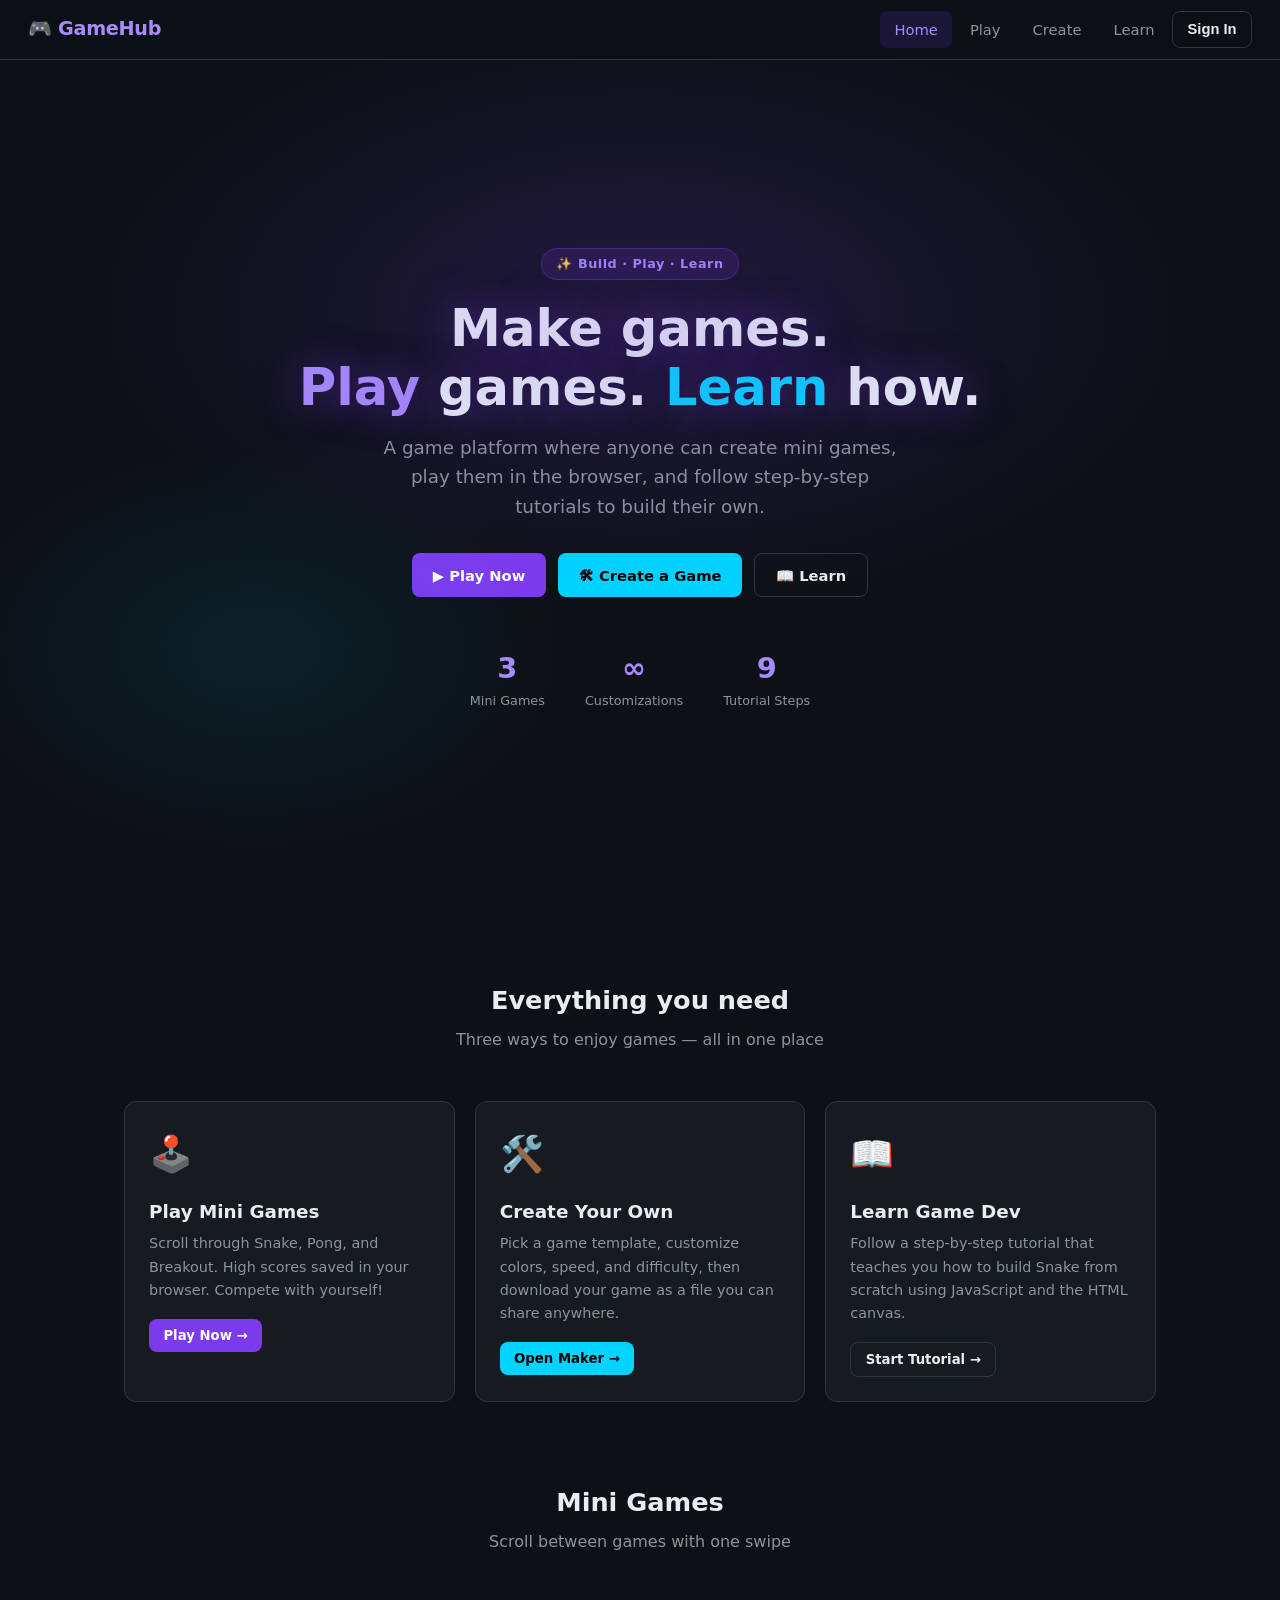
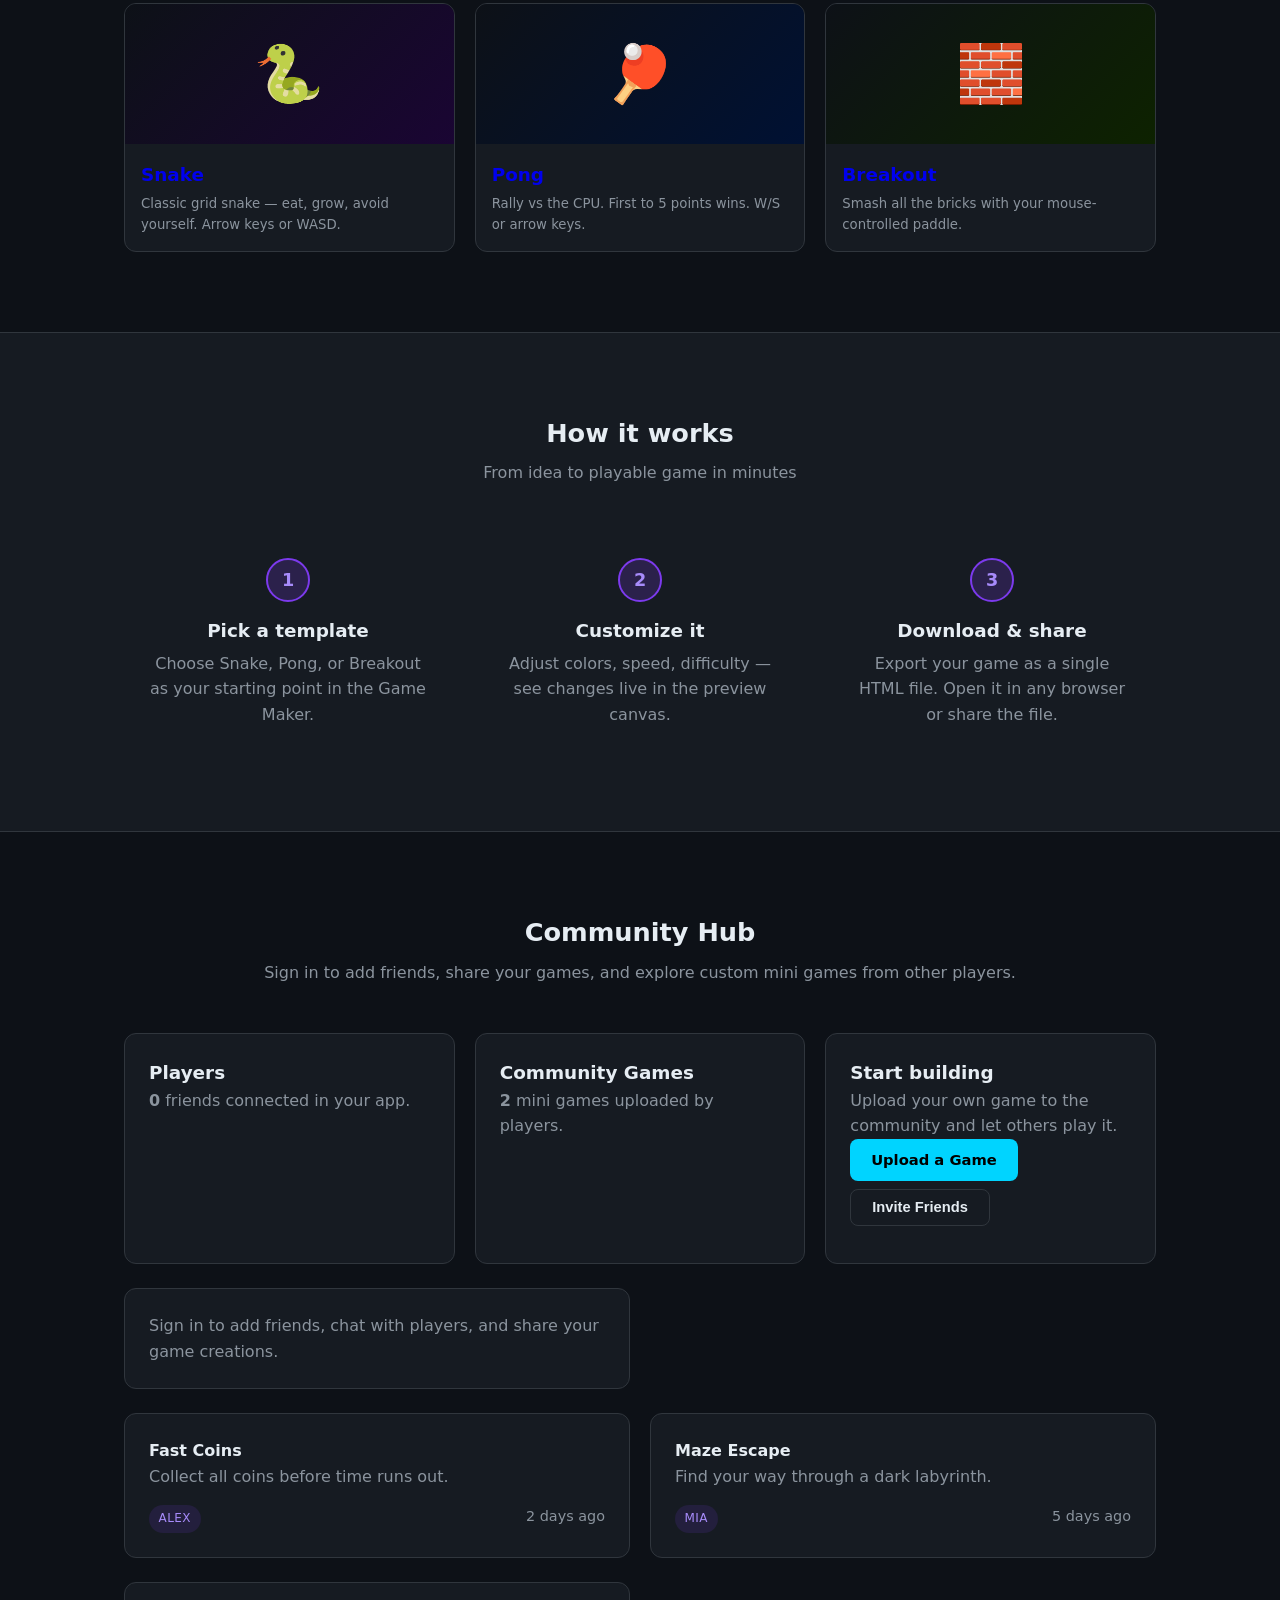
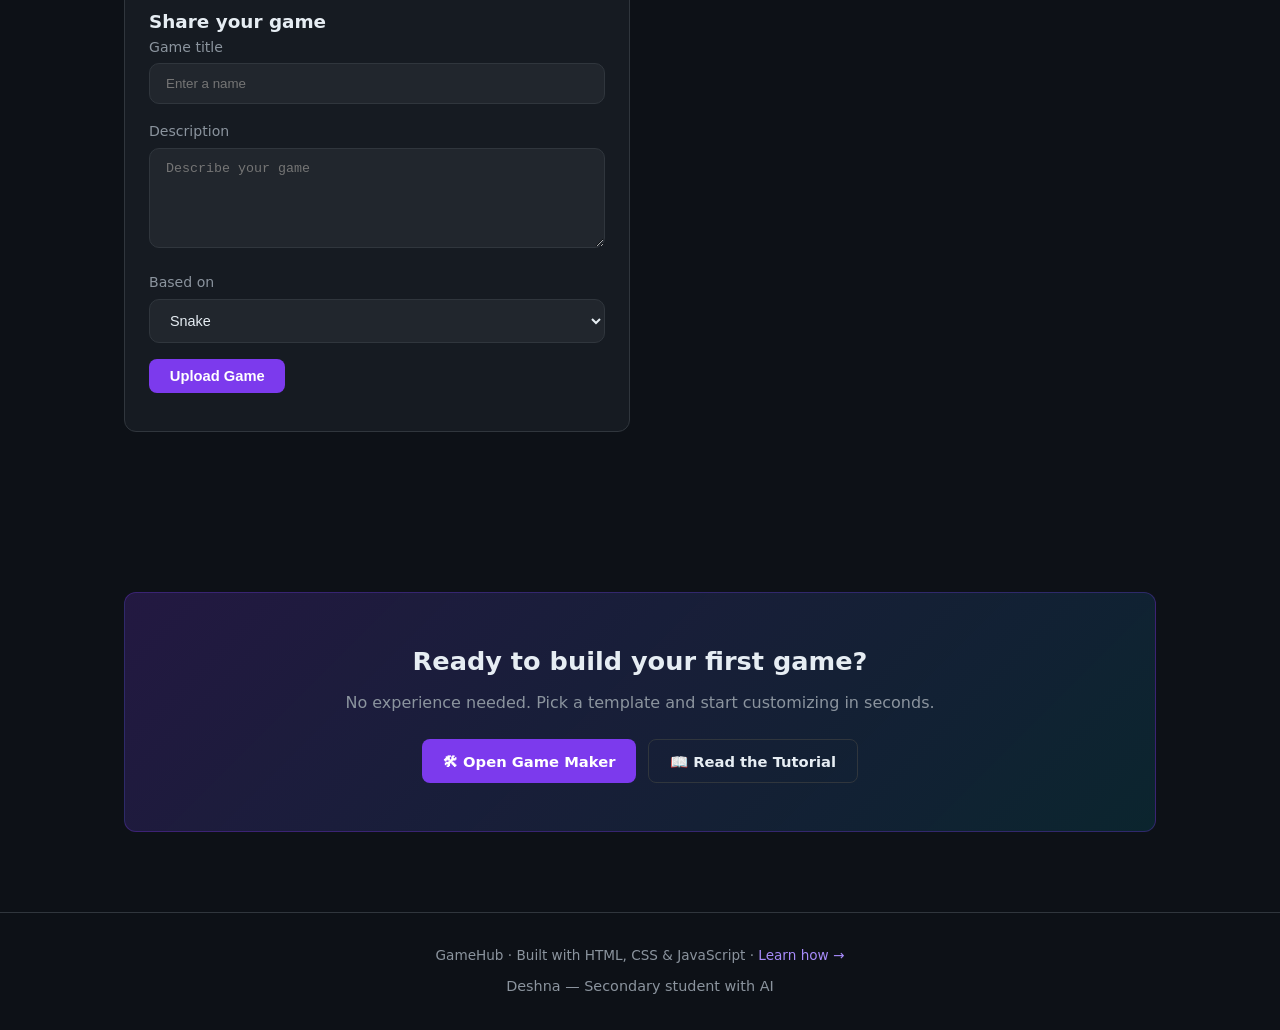
<file: docs/index.html>
<!DOCTYPE html>
<html lang="en">
<head>
<meta charset="UTF-8">
<meta name="viewport" content="width=device-width, initial-scale=1">
<title>Make it · Build. Play. Learn.</title>
<link rel="stylesheet" href="style.css">
<style>
  /* ── Hero ── */
  .hero {
    min-height: calc(100vh - var(--nav-h));
    display: flex;
    flex-direction: column;
    align-items: center;
    justify-content: center;
    text-align: center;
    padding: 2rem 1.5rem;
    position: relative;
    overflow: hidden;
  }

  .hero::before {
    content: '';
    position: absolute;
    inset: 0;
    background:
      radial-gradient(ellipse 60% 50% at 50% 30%, rgba(124,58,237,.18) 0%, transparent 70%),
      radial-gradient(ellipse 40% 40% at 20% 70%, rgba(0,212,255,.08) 0%, transparent 60%);
    pointer-events: none;
  }

  .hero-badge {
    background: rgba(124,58,237,.15);
    border: 1px solid rgba(124,58,237,.35);
    color: var(--purple-lg);
    padding: .3rem .9rem;
    border-radius: 20px;
    font-size: .8rem;
    font-weight: 600;
    letter-spacing: .5px;
    margin-bottom: 1.2rem;
    display: inline-block;
  }

  .hero h1 span { color: var(--purple-lg); }
  .hero h1 .c   { color: var(--cyan); }

  .hero-sub {
    font-size: 1.15rem;
    color: var(--text-dim);
    max-width: 520px;
    margin: 1rem auto 2rem;
  }

  .hero-btns { display: flex; gap: .75rem; flex-wrap: wrap; justify-content: center; }

  .hero-stats {
    display: flex;
    gap: 2.5rem;
    margin-top: 3rem;
    flex-wrap: wrap;
    justify-content: center;
  }
  .stat { text-align: center; }
  .stat-num { font-size: 1.8rem; font-weight: 800; color: var(--purple-lg); }
  .stat-lbl { font-size: .8rem; color: var(--text-dim); }

  /* ── Sections ── */
  .section { padding: 5rem 0; }
  .section-head { text-align: center; margin-bottom: 3rem; }
  .section-head h2 { margin-bottom: .4rem; }

  /* ── Feature cards ── */
  .feat-icon {
    font-size: 2.2rem;
    margin-bottom: .9rem;
    display: block;
  }
  .feat-card h3 { margin-bottom: .4rem; }
  .feat-card p  { font-size: .9rem; margin-bottom: 1.1rem; }

  /* ── Game previews ── */
  .preview-grid {
    display: grid;
    grid-template-columns: repeat(3,1fr);
    gap: 1.25rem;
  }
  @media(max-width:700px) { .preview-grid { grid-template-columns: 1fr; } }

  .preview-card {
    background: var(--surface);
    border: 1px solid var(--border);
    border-radius: var(--radius);
    overflow: hidden;
    transition: border-color .2s, transform .2s;
    cursor: pointer;
    text-decoration: none;
    display: block;
  }
  .preview-card:hover { border-color: var(--purple); transform: translateY(-3px); }

  .preview-thumb {
    height: 140px;
    display: flex;
    align-items: center;
    justify-content: center;
    font-size: 3.5rem;
    position: relative;
    overflow: hidden;
  }
  .preview-thumb::after {
    content: 'PLAY';
    position: absolute;
    inset: 0;
    background: rgba(0,0,0,.65);
    display: flex;
    align-items: center;
    justify-content: center;
    font-size: 1rem;
    font-weight: 700;
    color: #fff;
    letter-spacing: 2px;
    opacity: 0;
    transition: opacity .2s;
  }
  .preview-card:hover .preview-thumb::after { opacity: 1; }

  .preview-info { padding: 1rem; }
  .preview-info h3 { margin-bottom: .2rem; }
  .preview-info p  { font-size: .83rem; }

  .thumb-snake    { background: linear-gradient(135deg, #0d1117 0%, #1a0533 100%); }
  .thumb-pong     { background: linear-gradient(135deg, #0d1117 0%, #001133 100%); }
  .thumb-breakout { background: linear-gradient(135deg, #0d1117 0%, #0d2200 100%); }

  /* ── Steps ── */
  .steps { display: flex; gap: 1.5rem; flex-wrap: wrap; }
  .step {
    flex: 1;
    min-width: 200px;
    text-align: center;
    padding: 1.5rem;
  }
  .step-num {
    width: 44px; height: 44px;
    border-radius: 50%;
    background: rgba(124,58,237,.2);
    border: 2px solid var(--purple);
    color: var(--purple-lg);
    font-size: 1.1rem;
    font-weight: 700;
    display: flex;
    align-items: center;
    justify-content: center;
    margin: 0 auto .9rem;
  }
  .step h3 { margin-bottom: .3rem; }

  /* ── CTA banner ── */
  .cta-banner {
    background: linear-gradient(135deg, rgba(124,58,237,.2) 0%, rgba(0,212,255,.1) 100%);
    border: 1px solid rgba(124,58,237,.3);
    border-radius: var(--radius);
    padding: 3rem 2rem;
    text-align: center;
  }
  .cta-banner h2 { margin-bottom: .5rem; }
  .cta-banner p  { margin-bottom: 1.5rem; }
  .cta-banner .btns { display: flex; gap: .75rem; justify-content: center; flex-wrap: wrap; }

  /* ── Footer ── */
  footer {
    border-top: 1px solid var(--border);
    padding: 2rem 0;
    text-align: center;
    color: var(--text-dim);
    font-size: .85rem;
  }
</style>
</head>
<body>

<nav>
  <a class="nav-logo" href="index.html">🎮 GameHub</a>
  <div class="nav-links">
    <a href="index.html" class="active">Home</a>
    <a href="games.html">Play</a>
    <a href="maker.html">Create</a>
    <a href="learn.html">Learn</a>
    <button id="signInBtn" class="btn btn-ghost nav-btn">Sign In</button>
    <button id="signOutBtn" class="btn btn-ghost nav-btn hidden">Sign Out</button>
  </div>
</nav>

<main style="padding-top: var(--nav-h)">

  <!-- ── Hero ── -->
  <section class="hero">
    <div class="hero-badge">✨ Build · Play · Learn</div>
    <h1 class="glow">Make games.<br><span>Play</span> games. <span class="c">Learn</span> how.</h1>
    <p class="hero-sub">
      A game platform where anyone can create mini games, play them in the browser,
      and follow step-by-step tutorials to build their own.
    </p>
    <div class="hero-btns">
      <a href="games.html"  class="btn btn-primary">▶ Play Now</a>
      <a href="maker.html"  class="btn btn-cyan">🛠 Create a Game</a>
      <a href="learn.html"  class="btn btn-ghost">📖 Learn</a>
    </div>
    <div class="hero-stats">
      <div class="stat"><div class="stat-num">3</div><div class="stat-lbl">Mini Games</div></div>
      <div class="stat"><div class="stat-num">∞</div><div class="stat-lbl">Customizations</div></div>
      <div class="stat"><div class="stat-num">9</div><div class="stat-lbl">Tutorial Steps</div></div>
    </div>
  </section>

  <!-- ── Features ── -->
  <section class="section">
    <div class="container">
      <div class="section-head">
        <h2>Everything you need</h2>
        <p>Three ways to enjoy games — all in one place</p>
      </div>
      <div class="grid-3">
        <div class="card feat-card">
          <span class="feat-icon">🕹️</span>
          <h3>Play Mini Games</h3>
          <p>Scroll through Snake, Pong, and Breakout. High scores saved in your browser. Compete with yourself!</p>
          <a href="games.html" class="btn btn-primary btn-sm">Play Now →</a>
        </div>
        <div class="card feat-card">
          <span class="feat-icon">🛠️</span>
          <h3>Create Your Own</h3>
          <p>Pick a game template, customize colors, speed, and difficulty, then download your game as a file you can share anywhere.</p>
          <a href="maker.html" class="btn btn-cyan btn-sm">Open Maker →</a>
        </div>
        <div class="card feat-card">
          <span class="feat-icon">📖</span>
          <h3>Learn Game Dev</h3>
          <p>Follow a step-by-step tutorial that teaches you how to build Snake from scratch using JavaScript and the HTML canvas.</p>
          <a href="learn.html" class="btn btn-ghost btn-sm">Start Tutorial →</a>
        </div>
      </div>
    </div>
  </section>

  <!-- ── Game previews ── -->
  <section class="section" style="padding-top:0">
    <div class="container">
      <div class="section-head">
        <h2>Mini Games</h2>
        <p>Scroll between games with one swipe</p>
      </div>
      <div class="preview-grid">
        <a href="games.html#slide-0" class="preview-card">
          <div class="preview-thumb thumb-snake">🐍</div>
          <div class="preview-info">
            <h3>Snake</h3>
            <p>Classic grid snake — eat, grow, avoid yourself. Arrow keys or WASD.</p>
          </div>
        </a>
        <a href="games.html#slide-1" class="preview-card">
          <div class="preview-thumb thumb-pong">🏓</div>
          <div class="preview-info">
            <h3>Pong</h3>
            <p>Rally vs the CPU. First to 5 points wins. W/S or arrow keys.</p>
          </div>
        </a>
        <a href="games.html#slide-2" class="preview-card">
          <div class="preview-thumb thumb-breakout">🧱</div>
          <div class="preview-info">
            <h3>Breakout</h3>
            <p>Smash all the bricks with your mouse-controlled paddle.</p>
          </div>
        </a>
      </div>
    </div>
  </section>

  <!-- ── How it works ── -->
  <section class="section" style="background: var(--surface); border-top:1px solid var(--border); border-bottom:1px solid var(--border)">
    <div class="container">
      <div class="section-head">
        <h2>How it works</h2>
        <p>From idea to playable game in minutes</p>
      </div>
      <div class="steps">
        <div class="step">
          <div class="step-num">1</div>
          <h3>Pick a template</h3>
          <p>Choose Snake, Pong, or Breakout as your starting point in the Game Maker.</p>
        </div>
        <div class="step">
          <div class="step-num">2</div>
          <h3>Customize it</h3>
          <p>Adjust colors, speed, difficulty — see changes live in the preview canvas.</p>
        </div>
        <div class="step">
          <div class="step-num">3</div>
          <h3>Download & share</h3>
          <p>Export your game as a single HTML file. Open it in any browser or share the file.</p>
        </div>
      </div>
    </div>
  </section>

  <!-- ── Community ── -->
  <section class="section">
    <div class="container">
      <div class="section-head">
        <h2>Community Hub</h2>
        <p>Sign in to add friends, share your games, and explore custom mini games from other players.</p>
      </div>
      <div class="grid-3">
        <div class="card">
          <h3>Players</h3>
          <p><strong class="friends-count">0</strong> friends connected in your app.</p>
        </div>
        <div class="card">
          <h3>Community Games</h3>
          <p><strong class="community-games-count">0</strong> mini games uploaded by players.</p>
        </div>
        <div class="card">
          <h3>Start building</h3>
          <p>Upload your own game to the community and let others play it.</p>
          <div class="card-actions" style="display:flex;gap:.5rem;flex-wrap:wrap;align-items:center;">
            <a id="openUploadBtn" class="btn btn-cyan requires-auth">Upload a Game</a>
            <button id="inviteFriendsBtn" class="btn btn-ghost">Invite Friends</button>
          </div>
          <div id="inviteStatus" class="upload-status" style="margin-top:.85rem;"></div>
        </div>
      </div>
      <div id="friendList" class="community-grid"></div>
      <div id="communityGameList" class="community-grid"></div>
      <div id="uploadSection" class="community-grid">
        <div class="card">
          <h3>Share your game</h3>
          <form id="uploadForm">
            <div class="form-group">
              <label for="uploadTitle">Game title</label>
              <input id="uploadTitle" class="input" type="text" placeholder="Enter a name" required>
            </div>
            <div class="form-group">
              <label for="uploadDescription">Description</label>
              <textarea id="uploadDescription" class="textarea" placeholder="Describe your game" required></textarea>
            </div>
            <div class="form-group">
              <label for="uploadTemplate">Based on</label>
              <select id="uploadTemplate">
                <option value="Snake">Snake</option>
                <option value="Pong">Pong</option>
                <option value="Breakout">Breakout</option>
                <option value="Builder">Builder</option>
                <option value="Custom">Custom</option>
              </select>
            </div>
            <button type="submit" class="btn btn-primary">Upload Game</button>
            <div id="uploadStatus" class="upload-status"></div>
          </form>
        </div>
      </div>
    </div>
  </section>

  <!-- ── CTA ── -->
  <section class="section">
    <div class="container">
      <div class="cta-banner">
        <h2>Ready to build your first game?</h2>
        <p>No experience needed. Pick a template and start customizing in seconds.</p>
        <div class="btns">
          <a href="maker.html" class="btn btn-primary">🛠 Open Game Maker</a>
          <a href="learn.html" class="btn btn-ghost">📖 Read the Tutorial</a>
        </div>
      </div>
    </div>
  </section>

</main>

<div id="signInModal" class="modal hidden">
  <div class="modal-backdrop"></div>
  <div class="modal-content">
    <div class="modal-header">
      <h3>Sign in to GameHub</h3>
      <button id="closeSignInModal" class="modal-close">×</button>
    </div>
    <form id="signInForm">
      <div class="form-group">
        <label for="signInName">Your name</label>
        <input id="signInName" class="input" type="text" placeholder="Enter your player name" required>
      </div>
      <button type="submit" class="btn btn-primary">Join the app</button>
    </form>
  </div>
</div>

<footer>
  <div class="container">
    GameHub · Built with HTML, CSS &amp; JavaScript · <a href="learn.html" style="color:var(--purple-lg);text-decoration:none">Learn how →</a>
    <div style="margin-top:.5rem; color:var(--text-dim); font-size:.9rem;">Deshna — Secondary student with AI</div>
  </div>
</footer>
<script type="module" src="./js/community.js"></script>
</body>
</html>
</file>
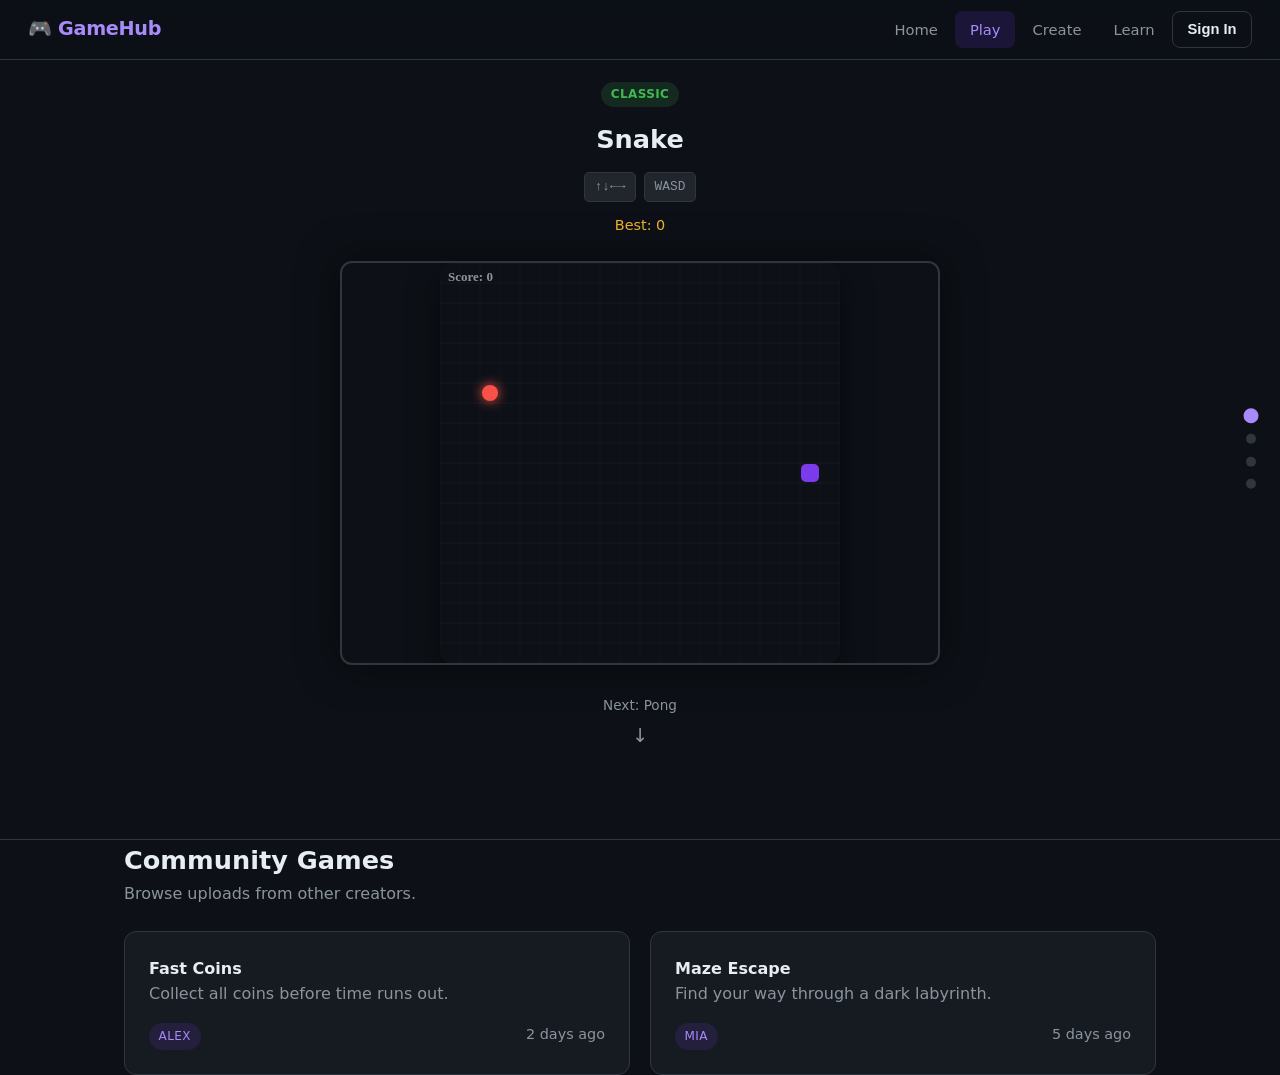
<file: docs/games.html>
<!DOCTYPE html>
<html lang="en">
<head>
<meta charset="UTF-8">
<meta name="viewport" content="width=device-width, initial-scale=1">
<title>Play Games · GameHub</title>
<link rel="stylesheet" href="style.css">
<style>
  .arcade-wrap {
    height: calc(100vh - var(--nav-h));
    overflow-y: auto;
    overflow-x: hidden;
    scroll-snap-type: y mandatory;
    scroll-behavior: smooth;
  }

  .game-slide {
    height: calc(100vh - var(--nav-h));
    min-height: 500px;
    scroll-snap-align: start;
    display: flex;
    flex-direction: column;
    align-items: center;
    justify-content: center;
    gap: 1.5rem;
    padding: 1.5rem;
    position: relative;
  }

  .game-slide:not(:last-child)::after {
    content: '';
    position: absolute;
    bottom: 0; left: 0; right: 0;
    height: 1px;
    background: var(--border);
  }

  .game-meta {
    display: flex;
    flex-direction: column;
    align-items: center;
    gap: 0.75rem;
    width: 100%;
    text-align: center;
  }

  .game-meta h2 { font-size: 1.6rem; margin: 0; }

  .controls-row {
    display: flex;
    gap: 0.5rem;
    flex-wrap: wrap;
    justify-content: center;
  }

  .key {
    background: var(--surface2);
    border: 1px solid var(--border);
    border-radius: 5px;
    padding: 0.25rem 0.6rem;
    font-size: 0.8rem;
    font-family: monospace;
    color: var(--text-dim);
  }

  .high-score { 
    color: var(--yellow); 
    font-size: 0.9rem; 
  }

  .canvas-box { 
    width: 100%;
    max-width: 600px;
    display: flex;
    align-items: center;
    justify-content: center;
  }

  .canvas-box canvas {
    max-width: 100%;
    height: auto;
    display: block;
    border-radius: 12px;
    box-shadow: 0 10px 30px rgba(0,0,0,0.6);
  }

  .scroll-next {
    display: flex;
    flex-direction: column;
    align-items: center;
    gap: 0.25rem;
    color: var(--text-dim);
    font-size: 0.85rem;
    cursor: pointer;
    user-select: none;
    padding: 0.4rem 1rem;
    border-radius: 20px;
    transition: background 0.2s;
  }
  .scroll-next:hover { background: var(--surface2); }
  .scroll-next .arrow { font-size: 1.2rem; }

  .dot-nav {
    position: fixed;
    right: 1.5rem;
    top: 50%;
    transform: translateY(-50%);
    display: flex;
    flex-direction: column;
    gap: 0.8rem;
    z-index: 100;
  }

  .dot {
    width: 10px; 
    height: 10px;
    border-radius: 50%;
    background: var(--border);
    cursor: pointer;
    transition: background 0.2s, transform 0.2s;
  }
  
  .dot:hover { background: var(--purple); }
  .dot.active { background: var(--purple-lg); transform: scale(1.5); }

  /* Touch controls */
  .touch-controls {
    position: fixed;
    bottom: 1.5rem;
    left: 1.5rem;
    display: grid;
    grid-template-columns: 1fr 1fr 1fr;
    gap: 0.5rem;
    z-index: 90;
  }

  .touch-controls.hidden { display: none !important; }

  .tc-btn {
    width: 50px;
    height: 50px;
    border-radius: 8px;
    background: var(--surface);
    border: 1px solid var(--border);
    color: var(--text);
    font-size: 1.2rem;
    cursor: pointer;
    transition: background 0.2s;
  }

  .tc-btn:active { background: var(--purple); }

  #tc-up { grid-column: 2; }
  #tc-action { grid-column: 3; grid-row: 2; }

  /* Joystick */
  .joystick {
    position: fixed;
    bottom: 1.5rem;
    right: 1.5rem;
    z-index: 90;
  }

  .joystick.hidden { display: none !important; }

  .joystick .base {
    width: 100px;
    height: 100px;
    border-radius: 50%;
    background: rgba(124,58,237,0.1);
    border: 1px solid var(--border);
    position: relative;
    display: flex;
    align-items: center;
    justify-content: center;
  }

  .joystick .stick {
    width: 40px;
    height: 40px;
    border-radius: 50%;
    background: var(--purple);
    cursor: grab;
    transition: transform 0.05s;
  }

  .joystick .stick:active { cursor: grabbing; }

  /* Responsive adjustments */
  @media (max-width: 1024px) {
    .dot-nav { right: 1rem; gap: 0.5rem; }
    .dot { width: 8px; height: 8px; }
  }

  @media (max-width: 768px) {
    .dot-nav { display: none; }
    .game-slide { gap: 1rem; padding: 1rem; min-height: 420px; }
    .game-meta h2 { font-size: 1.3rem; }
    .key { font-size: 0.75rem; padding: 0.2rem 0.5rem; }
    .scroll-next { font-size: 0.75rem; padding: 0.3rem 0.8rem; }
    .canvas-box { max-width: 100%; }
    .touch-controls { bottom: 1rem; left: 1rem; }
    .tc-btn { width: 45px; height: 45px; font-size: 1rem; }
    .joystick { bottom: 1rem; right: 1rem; }
    .joystick .base { width: 90px; height: 90px; }
    .joystick .stick { width: 35px; height: 35px; }
  }

  @media (max-width: 480px) {
    .game-slide { gap: 0.75rem; padding: 0.75rem; }
    .game-meta h2 { font-size: 1.1rem; }
    .controls-row { gap: 0.3rem; }
    .key { font-size: 0.65rem; padding: 0.15rem 0.4rem; }
    .high-score { font-size: 0.8rem; }
    .scroll-next { font-size: 0.7rem; padding: 0.2rem 0.6rem; }
    .touch-controls { bottom: 0.8rem; left: 0.8rem; gap: 0.4rem; }
    .tc-btn { width: 40px; height: 40px; font-size: 0.9rem; }
    .joystick { bottom: 0.8rem; right: 0.8rem; }
    .joystick .base { width: 80px; height: 80px; }
    .joystick .stick { width: 32px; height: 32px; }
  }

  /* Community section */
  .community-grid {
    display: grid;
    grid-template-columns: repeat(auto-fit, minmax(250px, 1fr));
    gap: 1.25rem;
    width: 100%;
  }

  @media (max-width: 768px) {
    .community-grid {
      grid-template-columns: repeat(auto-fit, minmax(200px, 1fr));
      gap: 1rem;
    }
  }

  @media (max-width: 480px) {
    .community-grid {
      grid-template-columns: 1fr;
    }
  }
</style>
</head>
<body>

<nav>
  <a class="nav-logo" href="index.html">🎮 GameHub</a>
  <div class="nav-links">
    <a href="index.html">Home</a>
    <a href="games.html" class="active">Play</a>
    <a href="maker.html">Create</a>
    <a href="learn.html">Learn</a>
    <button id="signInBtn" class="btn btn-ghost nav-btn">Sign In</button>
    <button id="signOutBtn" class="btn btn-ghost nav-btn hidden">Sign Out</button>
  </div>
</nav>

<!-- Dot navigation (desktop) -->
<div class="dot-nav">
  <div class="dot active" data-idx="0" title="Snake"></div>
  <div class="dot" data-idx="1" title="Pong"></div>
  <div class="dot" data-idx="2" title="Breakout"></div>
  <div class="dot" data-idx="3" title="Dodge"></div>
</div>

<main class="arcade-wrap" id="arcadeWrap">
  <!-- Snake -->
  <section class="game-slide" id="slide-0">
    <div class="game-meta">
      <span class="tag tag-green">Classic</span>
      <h2>Snake</h2>
      <div class="controls-row">
        <span class="key">↑↓←→</span>
        <span class="key">WASD</span>
      </div>
      <span class="high-score" id="hs-snake">Best: 0</span>
    </div>
    <div class="canvas-box">
      <canvas id="snakeCanvas" width="400" height="400"></canvas>
    </div>
    <div class="scroll-next" id="next0">
      <span>Next: Pong</span>
      <span class="arrow">↓</span>
    </div>
  </section>

  <!-- Pong -->
  <section class="game-slide" id="slide-1">
    <div class="game-meta">
      <span class="tag tag-purple">VS CPU</span>
      <h2>Pong</h2>
      <div class="controls-row">
        <span class="key">W / S</span>
        <span class="key">↑ / ↓</span>
      </div>
      <span class="high-score" id="hs-pong">Best: 0</span>
    </div>
    <div class="canvas-box">
      <canvas id="pongCanvas" width="620" height="380"></canvas>
    </div>
    <div class="scroll-next" id="next1">
      <span>Next: Breakout</span>
      <span class="arrow">↓</span>
    </div>
  </section>

  <!-- Breakout -->
  <section class="game-slide" id="slide-2">
    <div class="game-meta">
      <span class="tag tag-cyan">Mouse</span>
      <h2>Breakout</h2>
      <div class="controls-row">
        <span class="key">Mouse</span>
        <span class="key">Space</span>
      </div>
      <span class="high-score" id="hs-break">Best: 0</span>
    </div>
    <div class="canvas-box">
      <canvas id="breakCanvas" width="560" height="420"></canvas>
    </div>
    <div class="scroll-next" id="next2">
      <span>Next: Dodge</span>
      <span class="arrow">↓</span>
    </div>
  </section>

  <!-- Dodge -->
  <section class="game-slide" id="slide-3">
    <div class="game-meta">
      <span class="tag tag-purple">Avoid</span>
      <h2>Dodge</h2>
      <div class="controls-row">
        <span class="key">← →</span>
        <span class="key">A / D</span>
      </div>
      <span class="high-score" id="hs-dodge">Best: 0</span>
    </div>
    <div class="canvas-box">
      <canvas id="dodgeCanvas" width="560" height="420"></canvas>
    </div>
    <div class="scroll-next" id="next3">
      <span>Back to Snake</span>
      <span class="arrow">↑</span>
    </div>
  </section>
</main>

<!-- Community Games -->
<section class="section">
  <div class="container">
    <div class="section-head">
      <h2>Community Games</h2>
      <p>Browse uploads from other creators.</p>
    </div>
    <div class="community-grid" id="communityGameList"></div>
  </div>
</section>

<!-- Sign In Modal -->
<div id="signInModal" class="modal hidden">
  <div class="modal-backdrop"></div>
  <div class="modal-content">
    <div class="modal-header">
      <h3>Sign in to GameHub</h3>
      <button id="closeSignInModal" class="modal-close">×</button>
    </div>
    <form id="signInForm">
      <div class="form-group">
        <label for="signInName">Your name</label>
        <input id="signInName" class="input" type="text" placeholder="Enter your player name" required>
      </div>
      <button type="submit" class="btn btn-primary">Join</button>
    </form>
  </div>
</div>

<!-- Touch Controls (Mobile) -->
<div class="touch-controls hidden" id="touchControls">
  <button id="tc-left" class="tc-btn">◀</button>
  <button id="tc-up" class="tc-btn">▲</button>
  <button id="tc-right" class="tc-btn">▶</button>
  <button id="tc-down" class="tc-btn">▼</button>
  <button id="tc-action" class="tc-btn">●</button>
</div>

<!-- Joystick (Mobile) -->
<div class="joystick hidden" id="joystick">
  <div class="base">
    <div class="stick" id="joyStick"></div>
  </div>
</div>

<script type="module">
import { SnakeGame } from './js/snake.js';
import { PongGame } from './js/pong.js';
import { BreakoutGame } from './js/breakout.js';
import { DodgeGame } from './js/dodge.js';

// Initialize games
const snake = new SnakeGame(document.getElementById('snakeCanvas'));
const pong = new PongGame(document.getElementById('pongCanvas'));
const breakout = new BreakoutGame(document.getElementById('breakCanvas'));
const dodge = new DodgeGame(document.getElementById('dodgeCanvas'));
const games = [snake, pong, breakout, dodge];

// High scores
const hs = {
  snake: +localStorage.getItem('hs_snake') || 0,
  pong: +localStorage.getItem('hs_pong') || 0,
  break: +localStorage.getItem('hs_break') || 0,
  dodge: +localStorage.getItem('hs_dodge') || 0
};

function updateHS(key, score, el) {
  if (score > hs[key]) {
    hs[key] = score;
    localStorage.setItem(`hs_${key}`, score);
  }
  document.getElementById(el).textContent = `Best: ${hs[key]}`;
}

['snake', 'pong', 'break', 'dodge'].forEach(k => updateHS(k, 0, `hs-${k}`));

snake.onGameOver = s => updateHS('snake', s, 'hs-snake');
pong.onGameOver = s => updateHS('pong', s, 'hs-pong');
breakout.onGameOver = s => updateHS('break', s, 'hs-break');
dodge.onGameOver = s => updateHS('dodge', s, 'hs-dodge');

// Responsive canvas scaling
function makeResponsive(canvas, game) {
  const baseW = +canvas.getAttribute('width');
  const baseH = +canvas.getAttribute('height');
  
  function apply() {
    const container = canvas.parentElement;
    const ratio = window.devicePixelRatio || 1;
    const maxW = Math.min(baseW, container.clientWidth - 20);
    const displayW = Math.max(200, maxW);
    const displayH = Math.round(displayW * (baseH / baseW));
    
    canvas.style.width = displayW + 'px';
    canvas.style.height = displayH + 'px';
    canvas.width = Math.round(displayW * ratio);
    canvas.height = Math.round(displayH * ratio);
    
    if (game && typeof game.resize === 'function') {
      try { game.resize(canvas.width, canvas.height); } catch (e) { }
    }
  }
  
  apply();
  return apply;
}

const canvases = [
  ['snakeCanvas', snake],
  ['pongCanvas', pong],
  ['breakCanvas', breakout],
  ['dodgeCanvas', dodge]
];

const responsiveFns = [];
canvases.forEach(([id, game]) => {
  const canvas = document.getElementById(id);
  if (canvas) {
    responsiveFns.push(makeResponsive(canvas, game));
    canvas.style.touchAction = 'none';
  }
});

let resizeTimeout;
window.addEventListener('resize', () => {
  clearTimeout(resizeTimeout);
  resizeTimeout = setTimeout(() => responsiveFns.forEach(fn => fn()), 100);
});

// Slide navigation
const wrap = document.getElementById('arcadeWrap');
const slides = [...document.querySelectorAll('.game-slide')];
const dots = [...document.querySelectorAll('.dot')];
let current = 0;

function setSlide(idx) {
  current = Math.max(0, Math.min(slides.length - 1, idx));
  dots.forEach((d, i) => d.classList.toggle('active', i === current));
}

const io = new IntersectionObserver(entries => {
  entries.forEach(e => {
    if (e.isIntersecting) {
      const idx = slides.indexOf(e.target);
      if (idx !== -1) setSlide(idx);
    }
  });
}, { root: wrap, threshold: 0.6 });

slides.forEach(s => io.observe(s));

dots.forEach(d => {
  d.addEventListener('click', () => {
    slides[+d.dataset.idx].scrollIntoView({ behavior: 'smooth', block: 'start' });
  });
});

// Scroll buttons
['next0', 'next1', 'next2', 'next3'].forEach((id, i) => {
  const btn = document.getElementById(id);
  if (btn) {
    btn.addEventListener('click', () => {
      const nextIdx = (i + 1) % slides.length;
      slides[nextIdx].scrollIntoView({ behavior: 'smooth', block: 'start' });
    });
  }
});

// Touch support detection
const hasTouch = ('ontouchstart' in window) || (navigator.maxTouchPoints > 0);
const tc = document.getElementById('touchControls');
const jx = document.getElementById('joystick');

if (hasTouch) {
  tc.classList.remove('hidden');
  jx.classList.remove('hidden');
}

// Keyboard input
window.addEventListener('keydown', e => {
  const g = games[current];
  if (!g) return;
  
  if (g === pong) {
    pong.handleKey(e.key, true);
  } else if (typeof g.handleKey === 'function') {
    g.handleKey(e.key, true);
  }
  
  if (['ArrowUp', 'ArrowDown', 'ArrowLeft', 'ArrowRight', ' '].includes(e.key)) {
    e.preventDefault();
  }
});

window.addEventListener('keyup', e => {
  const g = games[current];
  if (!g) return;
  
  if (g === pong && typeof pong.handleKey === 'function') {
    pong.handleKey(e.key, false);
  } else if (typeof g.handleKey === 'function') {
    g.handleKey(e.key, false);
  }
});

// Touch button controls
function sendKeyDown(key) {
  const g = games[current];
  if (!g) return;
  if (typeof g.handleKey === 'function') g.handleKey(key, true);
}

function sendKeyUp(key) {
  const g = games[current];
  if (!g) return;
  if (typeof g.handleKey === 'function') g.handleKey(key, false);
}

const tcMap = {
  'tc-left': 'ArrowLeft',
  'tc-right': 'ArrowRight',
  'tc-up': 'ArrowUp',
  'tc-down': 'ArrowDown',
  'tc-action': ' '
};

Object.entries(tcMap).forEach(([id, key]) => {
  const el = document.getElementById(id);
  if (!el) return;
  
  el.addEventListener('touchstart', e => {
    e.preventDefault();
    sendKeyDown(key);
  });
  el.addEventListener('touchend', e => {
    e.preventDefault();
    sendKeyUp(key);
  });
  el.addEventListener('touchcancel', e => {
    e.preventDefault();
    sendKeyUp(key);
  });
  
  el.addEventListener('mousedown', e => {
    e.preventDefault();
    sendKeyDown(key);
  });
  el.addEventListener('mouseup', e => {
    e.preventDefault();
    sendKeyUp(key);
  });
  el.addEventListener('mouseleave', e => {
    e.preventDefault();
    sendKeyUp(key);
  });
});

// Joystick handling
const joy = document.getElementById('joyStick');
if (joy) {
  const base = joy.parentElement;
  let active = false;
  let lastDir = 0; // -1=left, 0=none, 1=right

  function setPos(x, y) {
    joy.style.transform = `translate(${x}px, ${y}px)`;
  }

  function process(dx, dy, max) {
    const nx = Math.max(-1, Math.min(1, dx / max));
    
    if (nx < -0.35 && lastDir !== -1) {
      if (lastDir === 1) sendKeyUp('ArrowRight');
      sendKeyDown('ArrowLeft');
      lastDir = -1;
    } else if (nx > 0.35 && lastDir !== 1) {
      if (lastDir === -1) sendKeyUp('ArrowLeft');
      sendKeyDown('ArrowRight');
      lastDir = 1;
    } else if (Math.abs(nx) <= 0.35 && lastDir !== 0) {
      if (lastDir === -1) sendKeyUp('ArrowLeft');
      if (lastDir === 1) sendKeyUp('ArrowRight');
      lastDir = 0;
    }
  }

  function reset() {
    setPos(0, 0);
    if (lastDir === -1) sendKeyUp('ArrowLeft');
    if (lastDir === 1) sendKeyUp('ArrowRight');
    lastDir = 0;
  }

  const max = 40;

  function start(e) {
    active = true;
    e.preventDefault();
  }

  function move(e) {
    if (!active) return;
    const touch = e.touches ? e.touches[0] : e;
    const r = base.getBoundingClientRect();
    const cx = r.left + r.width / 2;
    const cy = r.top + r.height / 2;
    const dx = touch.clientX - cx;
    const dy = touch.clientY - cy;
    const clamped = [
      Math.max(-max, Math.min(max, dx)),
      Math.max(-max, Math.min(max, dy))
    ];
    setPos(clamped[0], clamped[1]);
    process(clamped[0], clamped[1], max);
    e.preventDefault();
  }

  function end(e) {
    active = false;
    reset();
    if (e) e.preventDefault();
  }

  joy.addEventListener('touchstart', start);
  joy.addEventListener('touchmove', move);
  joy.addEventListener('touchend', end);
  joy.addEventListener('touchcancel', end);
  
  joy.addEventListener('mousedown', e => {
    start(e);
    window.addEventListener('mousemove', move);
  });
  
  window.addEventListener('mouseup', e => {
    window.removeEventListener('mousemove', move);
    end(e);
  });
}

// Click to play
document.getElementById('snakeCanvas').addEventListener('click', () => snake.clickOrSpace?.());
document.getElementById('pongCanvas').addEventListener('click', () => pong.clickOrSpace?.());
document.getElementById('breakCanvas').addEventListener('click', () => breakout.clickOrSpace?.());
document.getElementById('dodgeCanvas').addEventListener('click', () => dodge.clickOrSpace?.());

// Breakout mouse tracking
document.getElementById('breakCanvas').addEventListener('mousemove', e => {
  if (typeof breakout.handleMouse === 'function') {
    breakout.handleMouse(e.clientX);
  }
});
</script>
<script src="./js/community.js"></script>
</body>
</html>
</file>
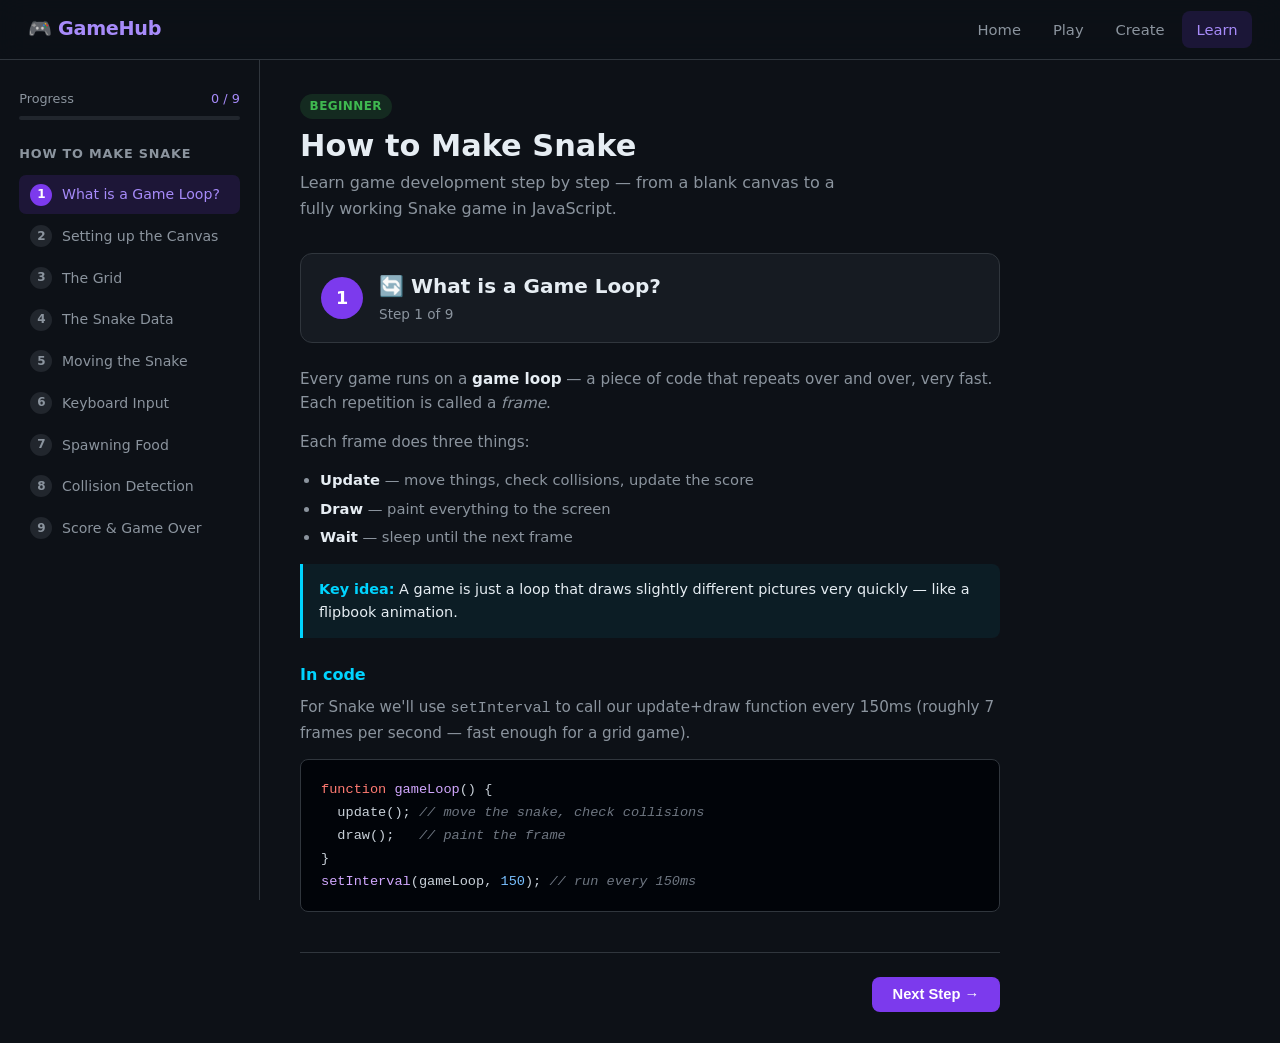
<file: docs/learn.html>
<!DOCTYPE html>
<html lang="en">
<head>
<meta charset="UTF-8">
<meta name="viewport" content="width=device-width, initial-scale=1">
<title>Learn · GameHub</title>
<link rel="stylesheet" href="style.css">
<style>
  .learn-wrap {
    display: grid;
    grid-template-columns: 260px 1fr;
    min-height: calc(100vh - var(--nav-h));
    padding-top: var(--nav-h);
  }
  @media(max-width:760px) {
    .learn-wrap { grid-template-columns: 1fr; }
    .sidebar { display: none; }
  }

  /* ── Sidebar ── */
  .sidebar {
    border-right: 1px solid var(--border);
    padding: 1.8rem 1.2rem;
    position: sticky;
    top: var(--nav-h);
    height: calc(100vh - var(--nav-h));
    overflow-y: auto;
  }
  .sidebar h3 { font-size: .8rem; color: var(--text-dim); text-transform: uppercase; letter-spacing: .8px; margin-bottom: .7rem; }
  .step-link {
    display: flex;
    align-items: center;
    gap: .6rem;
    padding: .5rem .7rem;
    border-radius: 7px;
    cursor: pointer;
    font-size: .88rem;
    color: var(--text-dim);
    transition: background .15s, color .15s;
    margin-bottom: .2rem;
  }
  .step-link:hover { background: var(--surface2); color: var(--text); }
  .step-link.active { background: rgba(124,58,237,.15); color: var(--purple-lg); }
  .step-num-sm {
    width: 22px; height: 22px;
    border-radius: 50%;
    background: var(--surface2);
    display: flex; align-items: center; justify-content: center;
    font-size: .75rem;
    font-weight: 700;
    flex-shrink: 0;
  }
  .step-link.active .step-num-sm { background: var(--purple); color: #fff; }
  .step-link.done .step-num-sm   { background: var(--green);  color: #fff; }

  .prog-section { margin-bottom: 1.5rem; }
  .prog-label { font-size: .8rem; color: var(--text-dim); margin-bottom: .4rem; }
  .prog-frac  { font-size: .8rem; color: var(--purple-lg); float: right; }

  /* ── Main content ── */
  .tutorial-main {
    padding: 2rem 2.5rem;
    max-width: 780px;
  }

  .tut-header { margin-bottom: 2rem; }
  .tut-header .tag { margin-bottom: .6rem; }
  .tut-header h1 { font-size: 1.9rem; margin-bottom: .4rem; }
  .tut-header p   { max-width: 560px; }

  /* Step display */
  .step-panel { display: none; }
  .step-panel.active { display: block; }

  .step-banner {
    display: flex;
    align-items: center;
    gap: 1rem;
    background: var(--surface);
    border: 1px solid var(--border);
    border-radius: var(--radius);
    padding: 1rem 1.25rem;
    margin-bottom: 1.5rem;
  }
  .step-badge {
    width: 42px; height: 42px; flex-shrink: 0;
    border-radius: 50%;
    background: var(--purple);
    color: #fff;
    font-weight: 800;
    font-size: 1.1rem;
    display: flex; align-items: center; justify-content: center;
  }
  .step-banner h2 { font-size: 1.25rem; margin-bottom: .1rem; }
  .step-banner p  { font-size: .85rem; }

  .lesson-body h3 { margin: 1.5rem 0 .5rem; color: var(--cyan); font-size: 1rem; }
  .lesson-body p  { margin-bottom: .9rem; font-size: .95rem; }
  .lesson-body ul { margin: .5rem 0 1rem 1.25rem; color: var(--text-dim); font-size: .92rem; }
  .lesson-body ul li { margin-bottom: .3rem; }
  .lesson-body strong { color: var(--text); }

  .concept-box {
    background: rgba(0,212,255,.06);
    border-left: 3px solid var(--cyan);
    border-radius: 0 8px 8px 0;
    padding: .85rem 1rem;
    margin: 1rem 0;
    font-size: .9rem;
  }
  .concept-box strong { color: var(--cyan); }

  /* Navigation buttons */
  .step-nav {
    display: flex;
    gap: .75rem;
    margin-top: 2.5rem;
    padding-top: 1.5rem;
    border-top: 1px solid var(--border);
  }
  .step-nav .spacer { flex: 1; }

  /* Try it canvas */
  .tryit {
    background: var(--surface);
    border: 1px solid var(--border);
    border-radius: var(--radius);
    padding: 1rem;
    margin: 1.25rem 0;
  }
  .tryit-header {
    display: flex;
    align-items: center;
    gap: .5rem;
    margin-bottom: .75rem;
    font-size: .85rem;
    color: var(--cyan);
    font-weight: 600;
  }
  .tryit canvas { border-radius: 6px; display: block; }
</style>
</head>
<body>

<nav>
  <a class="nav-logo" href="index.html">🎮 GameHub</a>
  <div class="nav-links">
    <a href="index.html">Home</a>
    <a href="games.html">Play</a>
    <a href="maker.html">Create</a>
    <a href="learn.html" class="active">Learn</a>
  </div>
</nav>

<div class="learn-wrap">

  <!-- ── Sidebar ── -->
  <aside class="sidebar">
    <div class="prog-section">
      <div class="prog-label">Progress <span class="prog-frac" id="progFrac">0 / 9</span></div>
      <div class="progress-bar"><div class="progress-fill" id="progFill" style="width:0%"></div></div>
    </div>
    <h3>How to Make Snake</h3>
    <div id="stepLinks"></div>
  </aside>

  <!-- ── Tutorial content ── -->
  <div class="tutorial-main">
    <div class="tut-header">
      <span class="tag tag-green">Beginner</span>
      <h1>How to Make Snake</h1>
      <p>Learn game development step by step — from a blank canvas to a fully working Snake game in JavaScript.</p>
    </div>

    <div id="stepPanels"></div>
  </div>
</div>

<script>
const STEPS = [
  {
    title: 'What is a Game Loop?',
    emoji: '🔄',
    body: `
      <p>Every game runs on a <strong>game loop</strong> — a piece of code that repeats over and over, very fast. Each repetition is called a <em>frame</em>.</p>
      <p>Each frame does three things:</p>
      <ul>
        <li><strong>Update</strong> — move things, check collisions, update the score</li>
        <li><strong>Draw</strong> — paint everything to the screen</li>
        <li><strong>Wait</strong> — sleep until the next frame</li>
      </ul>
      <div class="concept-box"><strong>Key idea:</strong> A game is just a loop that draws slightly different pictures very quickly — like a flipbook animation.</div>
      <h3>In code</h3>
      <p>For Snake we'll use <code>setInterval</code> to call our update+draw function every 150ms (roughly 7 frames per second — fast enough for a grid game).</p>
<pre><code><span class="kw">function</span> <span class="fn">gameLoop</span>() {
  update(); <span class="cm">// move the snake, check collisions</span>
  draw();   <span class="cm">// paint the frame</span>
}
<span class="fn">setInterval</span>(gameLoop, <span class="num">150</span>); <span class="cm">// run every 150ms</span>
</code></pre>
    `
  },
  {
    title: 'Setting up the Canvas',
    emoji: '🖼️',
    body: `
      <p>HTML has a <strong>&lt;canvas&gt;</strong> element — a blank drawing surface we control entirely from JavaScript. Think of it as a whiteboard.</p>
<pre><code><span class="cm">&lt;!-- HTML --&gt;</span>
&lt;<span class="kw">canvas</span> <span class="fn">id</span>=<span class="str">"game"</span> <span class="fn">width</span>=<span class="str">"400"</span> <span class="fn">height</span>=<span class="str">"400"</span>&gt;&lt;/<span class="kw">canvas</span>&gt;
</code></pre>
<pre><code><span class="cm">// JavaScript</span>
<span class="kw">const</span> canvas = document.<span class="fn">getElementById</span>(<span class="str">'game'</span>);
<span class="kw">const</span> ctx    = canvas.<span class="fn">getContext</span>(<span class="str">'2d'</span>); <span class="cm">// 2D drawing API</span>

<span class="cm">// Fill the canvas black</span>
ctx.fillStyle = <span class="str">'black'</span>;
ctx.<span class="fn">fillRect</span>(<span class="num">0</span>, <span class="num">0</span>, canvas.width, canvas.height);
</code></pre>
      <div class="concept-box"><strong>ctx.fillRect(x, y, width, height)</strong> draws a solid rectangle. Almost everything in Snake is just rectangles!</div>
      <div class="tryit">
        <div class="tryit-header">▶ Live preview — canvas with a black background</div>
        <canvas id="cv2" width="200" height="80" style="background:#000;border-radius:6px"></canvas>
      </div>
    `,
    tryit: (canvas) => {
      const ctx = canvas.getContext('2d');
      ctx.fillStyle = '#0d1117'; ctx.fillRect(0,0,200,80);
      ctx.fillStyle = '#7c3aed'; ctx.fillRect(10,10,40,20);
      ctx.fillStyle = '#00d4ff'; ctx.beginPath(); ctx.arc(150,40,18,0,Math.PI*2); ctx.fill();
      ctx.fillStyle = 'rgba(255,255,255,.4)'; ctx.font='11px monospace';
      ctx.fillText('← rect', 55,23); ctx.fillText('← arc',170,38);
    }
  },
  {
    title: 'The Grid',
    emoji: '⊞',
    body: `
      <p>Snake lives on a <strong>grid</strong>. Instead of exact pixel positions, we track every piece in grid cells (like a chessboard).</p>
      <p>A 400×400 canvas with a cell size of 20 gives us a <strong>20×20 grid</strong>.</p>
<pre><code><span class="kw">const</span> CELL = <span class="num">20</span>;            <span class="cm">// pixels per cell</span>
<span class="kw">const</span> COLS = <span class="num">400</span> / CELL;    <span class="cm">// 20 columns</span>
<span class="kw">const</span> ROWS = <span class="num">400</span> / CELL;    <span class="cm">// 20 rows</span>

<span class="cm">// Draw one cell at grid position (col, row)</span>
<span class="kw">function</span> <span class="fn">drawCell</span>(col, row, color) {
  ctx.fillStyle = color;
  ctx.<span class="fn">fillRect</span>(col * CELL, row * CELL, CELL - <span class="num">1</span>, CELL - <span class="num">1</span>);
}
</code></pre>
      <div class="concept-box"><strong>Grid coordinate → pixel:</strong> multiply by CELL size. Cell (3,2) starts at pixel (60, 40).</div>
      <div class="tryit">
        <div class="tryit-header">▶ Live preview — a 10×5 grid</div>
        <canvas id="cv3" width="200" height="100"></canvas>
      </div>
    `,
    tryit: (canvas) => {
      const ctx = canvas.getContext('2d'), C=20;
      ctx.fillStyle='#0d1117'; ctx.fillRect(0,0,200,100);
      for(let c=0;c<10;c++) for(let r=0;r<5;r++){
        ctx.fillStyle=`hsl(${c*36},30%,18%)`; ctx.fillRect(c*C+1,r*C+1,C-2,C-2);
      }
      ctx.fillStyle='#7c3aed'; ctx.fillRect(3*C+1,2*C+1,C-2,C-2);
    }
  },
  {
    title: 'The Snake Data',
    emoji: '🐍',
    body: `
      <p>The snake is stored as an <strong>array of grid coordinates</strong>. The first item <code>[0]</code> is the <em>head</em>; the last is the <em>tail</em>.</p>
<pre><code><span class="kw">let</span> snake = [
  { x: <span class="num">10</span>, y: <span class="num">10</span> },  <span class="cm">// head</span>
  { x: <span class="num">9</span>,  y: <span class="num">10</span> },  <span class="cm">// body</span>
  { x: <span class="num">8</span>,  y: <span class="num">10</span> },  <span class="cm">// tail</span>
];

<span class="kw">let</span> dir = { x: <span class="num">1</span>, y: <span class="num">0</span> }; <span class="cm">// moving right</span>
</code></pre>
      <p>To draw the snake, loop through the array and draw each cell:</p>
<pre><code>snake.<span class="fn">forEach</span>(seg => {
  ctx.fillStyle = <span class="str">'#7c3aed'</span>;
  <span class="fn">drawCell</span>(seg.x, seg.y);
});
</code></pre>
    `
  },
  {
    title: 'Moving the Snake',
    emoji: '➡️',
    body: `
      <p>Every tick of the game loop, the snake moves by:</p>
      <ul>
        <li><strong>Adding</strong> a new head segment in the direction of travel</li>
        <li><strong>Removing</strong> the tail segment (so the length stays the same)</li>
      </ul>
<pre><code><span class="kw">function</span> <span class="fn">move</span>() {
  <span class="cm">// New head position</span>
  <span class="kw">const</span> head = {
    x: snake[<span class="num">0</span>].x + dir.x,
    y: snake[<span class="num">0</span>].y + dir.y,
  };
  snake.<span class="fn">unshift</span>(head); <span class="cm">// add to front</span>
  snake.<span class="fn">pop</span>();        <span class="cm">// remove from back</span>
}
</code></pre>
      <div class="concept-box"><strong>unshift</strong> adds to the front of an array. <strong>pop</strong> removes from the back. Together they slide the whole snake forward.</div>
    `
  },
  {
    title: 'Keyboard Input',
    emoji: '⌨️',
    body: `
      <p>We listen for <code>keydown</code> events on <code>window</code> and update the direction — but we never let the snake reverse into itself.</p>
<pre><code>window.<span class="fn">addEventListener</span>(<span class="str">'keydown'</span>, e => {
  <span class="kw">const</span> map = {
    ArrowUp:    { x: <span class="num">0</span>, y: -<span class="num">1</span> },
    ArrowDown:  { x: <span class="num">0</span>, y:  <span class="num">1</span> },
    ArrowLeft:  { x: -<span class="num">1</span>, y: <span class="num">0</span> },
    ArrowRight: { x:  <span class="num">1</span>, y: <span class="num">0</span> },
  };
  <span class="kw">const</span> newDir = map[e.key];
  <span class="kw">if</span> (!newDir) <span class="kw">return</span>;

  <span class="cm">// Block reversing (don't go left if moving right)</span>
  <span class="kw">if</span> (newDir.x === -dir.x &amp;&amp; newDir.y === -dir.y) <span class="kw">return</span>;

  dir = newDir;
});
</code></pre>
      <div class="concept-box"><strong>Why block reversing?</strong> If you go right and instantly press left, the new head lands on the second body segment — instant death. Block it to feel fair.</div>
    `
  },
  {
    title: 'Spawning Food',
    emoji: '🍎',
    body: `
      <p>Food is a single grid coordinate. When the snake eats it, we <em>don't remove the tail</em> that tick — this makes the snake grow by 1.</p>
<pre><code><span class="kw">let</span> food = <span class="fn">spawnFood</span>();

<span class="kw">function</span> <span class="fn">spawnFood</span>() {
  <span class="kw">let</span> pos;
  <span class="kw">do</span> {
    pos = {
      x: Math.<span class="fn">floor</span>(Math.<span class="fn">random</span>() * COLS),
      y: Math.<span class="fn">floor</span>(Math.<span class="fn">random</span>() * ROWS),
    };
  } <span class="kw">while</span> (snake.<span class="fn">some</span>(s => s.x === pos.x &amp;&amp; s.y === pos.y));
  <span class="kw">return</span> pos;
}

<span class="cm">// In the move function, check if head hits food:</span>
<span class="kw">if</span> (head.x === food.x &amp;&amp; head.y === food.y) {
  score += <span class="num">10</span>;
  food = <span class="fn">spawnFood</span>();
  <span class="cm">// DON'T pop the tail → snake grows</span>
} <span class="kw">else</span> {
  snake.<span class="fn">pop</span>(); <span class="cm">// normal move</span>
}
</code></pre>
    `
  },
  {
    title: 'Collision Detection',
    emoji: '💥',
    body: `
      <p>The game ends when the snake hits a <strong>wall</strong> or <strong>itself</strong>. Both checks happen right after computing the new head position.</p>
<pre><code><span class="cm">// Wall collision</span>
<span class="kw">if</span> (head.x &lt; <span class="num">0</span> || head.x >= COLS ||
    head.y &lt; <span class="num">0</span> || head.y >= ROWS) {
  <span class="fn">gameOver</span>();
  <span class="kw">return</span>;
}

<span class="cm">// Self collision — does any segment match the head?</span>
<span class="kw">if</span> (snake.<span class="fn">some</span>(s => s.x === head.x &amp;&amp; s.y === head.y)) {
  <span class="fn">gameOver</span>();
  <span class="kw">return</span>;
}
</code></pre>
      <div class="concept-box"><strong>Array.some()</strong> returns true if <em>any</em> element matches the condition — perfect for checking if the head overlaps any body segment.</div>
    `
  },
  {
    title: 'Score & Game Over',
    emoji: '🏆',
    body: `
      <p>You now have all the pieces! The final touches: display the score on the canvas, show a Game Over screen, and let the player restart.</p>
<pre><code><span class="kw">function</span> <span class="fn">draw</span>() {
  <span class="cm">// ... draw grid, snake, food ...</span>

  <span class="cm">// Score overlay</span>
  ctx.fillStyle = <span class="str">'white'</span>;
  ctx.font      = <span class="str">'14px sans-serif'</span>;
  ctx.textAlign = <span class="str">'left'</span>;
  ctx.<span class="fn">fillText</span>(<span class="str">\`Score: \${score}\`</span>, <span class="num">8</span>, <span class="num">20</span>);
}

<span class="kw">function</span> <span class="fn">gameOver</span>() {
  alive = <span class="kw">false</span>;
  <span class="fn">clearInterval</span>(loop);

  ctx.fillStyle = <span class="str">'rgba(0,0,0,0.7)'</span>;
  ctx.<span class="fn">fillRect</span>(<span class="num">0</span>, <span class="num">0</span>, canvas.width, canvas.height);
  ctx.fillStyle = <span class="str">'white'</span>;
  ctx.font = <span class="str">'bold 28px sans-serif'</span>;
  ctx.textAlign = <span class="str">'center'</span>;
  ctx.<span class="fn">fillText</span>(<span class="str">'Game Over'</span>, canvas.width/<span class="num">2</span>, canvas.height/<span class="num">2</span>);
}

<span class="cm">// Restart on space bar</span>
window.<span class="fn">addEventListener</span>(<span class="str">'keydown'</span>, e => {
  <span class="kw">if</span> (e.key === <span class="str">' '</span> &amp;&amp; !alive) <span class="fn">startGame</span>();
});
</code></pre>
      <div class="concept-box" style="border-color:var(--green);background:rgba(63,185,80,.07)">
        <strong style="color:var(--green)">🎉 You did it!</strong> You now know how to build Snake — game loop, canvas drawing, keyboard input, collision detection, and scoring. The game on the <a href="games.html" style="color:var(--cyan)">Play page</a> is built exactly this way.
      </div>
      <div style="margin-top:1.25rem;display:flex;gap:.75rem;flex-wrap:wrap">
        <a href="games.html" class="btn btn-primary">▶ Play Snake Now</a>
        <a href="maker.html" class="btn btn-cyan">🛠 Customize Your Version</a>
      </div>
    `
  }
];

// ── Render ───────────────────────────────────────────────────────────────────
let current = 0;
const done  = new Set();

const linksEl  = document.getElementById('stepLinks');
const panelsEl = document.getElementById('stepPanels');

STEPS.forEach((step, i) => {
  // Sidebar link
  const link = document.createElement('div');
  link.className   = 'step-link' + (i === 0 ? ' active' : '');
  link.dataset.idx = i;
  link.innerHTML   = `<div class="step-num-sm">${i+1}</div>${step.title}`;
  link.addEventListener('click', () => goTo(i));
  linksEl.appendChild(link);

  // Panel
  const panel = document.createElement('div');
  panel.className   = 'step-panel' + (i === 0 ? ' active' : '');
  panel.dataset.idx = i;
  panel.innerHTML   = `
    <div class="step-banner">
      <div class="step-badge">${i+1}</div>
      <div>
        <h2>${step.emoji} ${step.title}</h2>
        <p>Step ${i+1} of ${STEPS.length}</p>
      </div>
    </div>
    <div class="lesson-body">${step.body}</div>
    <div class="step-nav">
      ${i > 0 ? `<button class="btn btn-ghost" onclick="goTo(${i-1})">← Previous</button>` : '<span></span>'}
      <div class="spacer"></div>
      ${i < STEPS.length-1
        ? `<button class="btn btn-primary" onclick="goTo(${i+1})">Next Step →</button>`
        : ''}
    </div>`;
  panelsEl.appendChild(panel);
});

function goTo(idx) {
  done.add(current);
  current = idx;

  document.querySelectorAll('.step-link').forEach((l, i) => {
    l.classList.toggle('active', i === idx);
    if (done.has(i) && i !== idx) l.classList.add('done');
  });
  document.querySelectorAll('.step-panel').forEach((p, i) => {
    p.classList.toggle('active', i === idx);
  });

  // Run tryit canvas if present
  const step = STEPS[idx];
  if (step.tryit) {
    const cvId  = `cv${idx+1}`;
    const cv    = document.getElementById(cvId);
    if (cv) step.tryit(cv);
  }

  updateProgress();
  window.scrollTo({ top: 0, behavior: 'smooth' });
}

function updateProgress() {
  const pct = Math.round((done.size / STEPS.length) * 100);
  document.getElementById('progFill').style.width = pct + '%';
  document.getElementById('progFrac').textContent = `${done.size} / ${STEPS.length}`;
}

// Run tryit for step 0
if (STEPS[0].tryit) {
  const cv = document.getElementById('cv1');
  if (cv) STEPS[0].tryit(cv);
}
// Run step 2 tryit immediately (it's in the initial body)
setTimeout(() => {
  if (STEPS[1].tryit) { const c=document.getElementById('cv2'); if(c) STEPS[1].tryit(c); }
  if (STEPS[2].tryit) { const c=document.getElementById('cv3'); if(c) STEPS[2].tryit(c); }
}, 50);
</script>
</body>
</html>
</file>
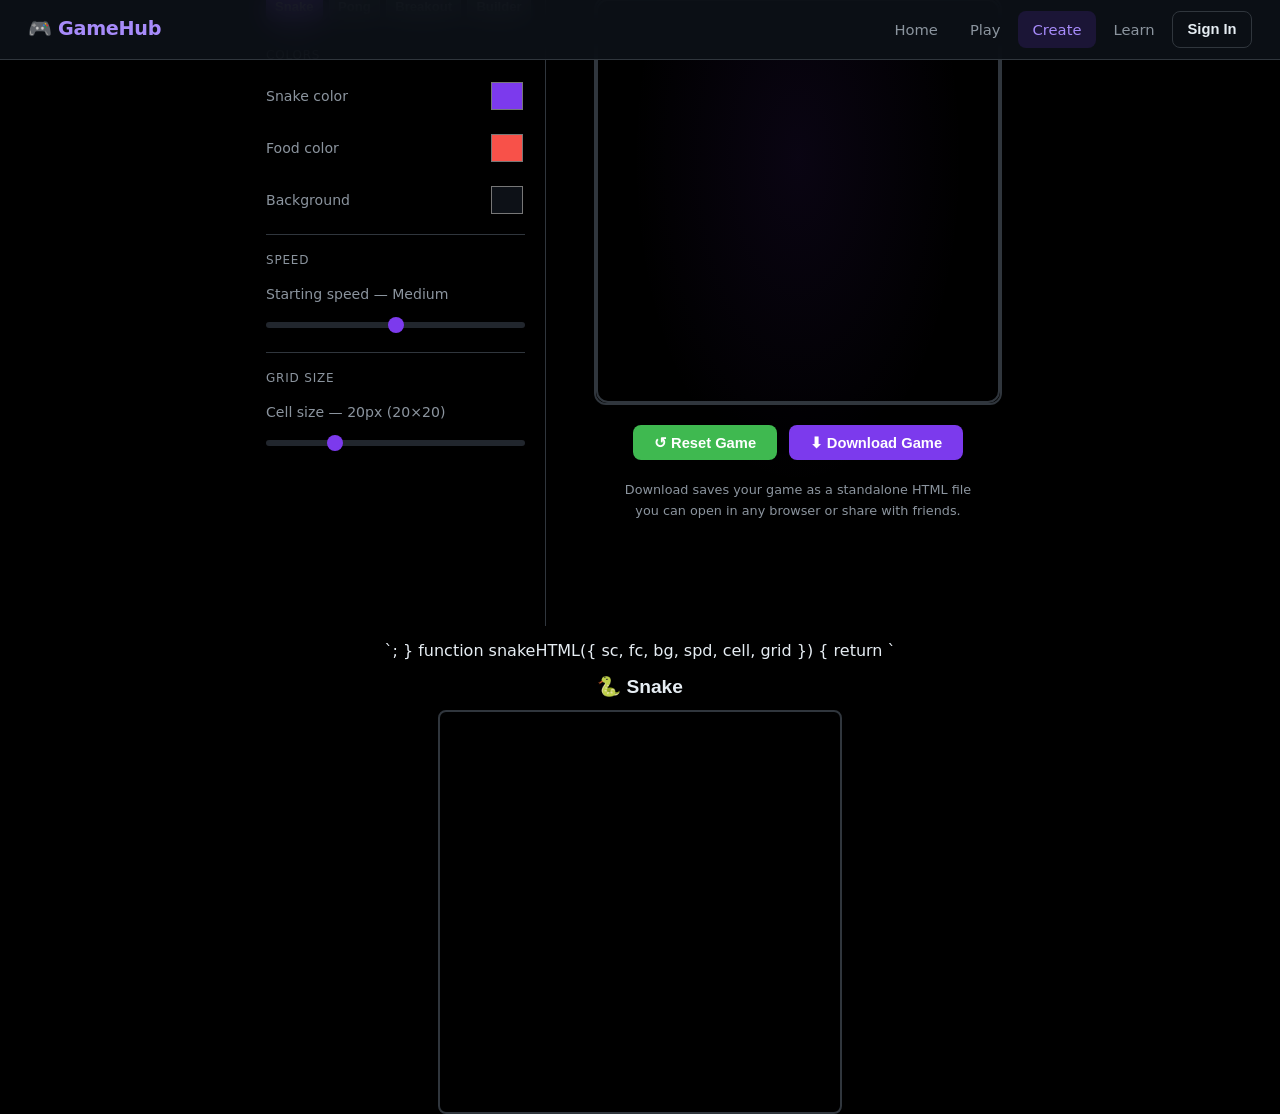
<file: docs/maker.html>
<!DOCTYPE html>
<html lang="en">
<head>
<meta charset="UTF-8">
<meta name="viewport" content="width=device-width, initial-scale=1">
<title>Game Maker · GameHub</title>
<link rel="stylesheet" href="style.css">
<style>
  .maker-wrap {
    display: grid;
    grid-template-columns: 300px 1fr;
    min-height: calc(100vh - var(--nav-h));
    padding-top: var(--nav-h);
    gap: 1rem;
  }
  @media(max-width:800px) {
    .maker-wrap { grid-template-columns: 1fr; }
    .panel-right { border-top: 1px solid var(--border); }
  }

  /* ── Left panel ── */
  .panel-left {
    border-right: 1px solid var(--border);
    padding: 1.5rem 1.25rem;
    overflow-y: auto;
    position: relative;
    z-index: 5;
    background: transparent;
  }

  .template-tabs {
    display: flex;
    gap: .4rem;
    margin-bottom: 1.5rem;
  }
  .tab-btn {
    flex: 1;
    padding: .45rem .5rem;
    border-radius: 7px;
    border: 1px solid var(--border);
    background: var(--surface2);
    color: var(--text-dim);
    font-size: .82rem;
    font-weight: 600;
    cursor: pointer;
    transition: background .15s, color .15s, border-color .15s;
  }
  .tab-btn:hover  { background: var(--surface); color: var(--text); }
  .tab-btn.active { background: var(--purple); color: #fff; border-color: var(--purple); }

  .settings-section { display: none; }
  .settings-section.active { display: block; }

  .settings-title {
    font-size: .75rem;
    text-transform: uppercase;
    letter-spacing: .8px;
    color: var(--text-dim);
    margin-bottom: .8rem;
    margin-top: 1rem;
  }

  .color-row {
    display: flex;
    align-items: center;
    gap: .75rem;
  }
  .color-label { flex: 1; font-size: .88rem; color: var(--text-dim); }

  .divider { height:1px; background: var(--border); margin: 1rem 0; }

  /* ── Right panel ── */
  .panel-right {
    display: flex;
    flex-direction: column;
    align-items: center;
    justify-content: center;
    gap: 1.25rem;
    padding: 2rem;
    background: radial-gradient(ellipse 50% 60% at 50% 40%, rgba(124,58,237,.08) 0%, transparent 70%);
    position: relative;
    overflow: hidden;
  }

  .preview-title {
    font-size: 1rem;
    font-weight: 600;
    color: var(--text-dim);
    letter-spacing: .4px;
  }

  .action-row {
    display: flex;
    gap: .75rem;
    flex-wrap: wrap;
    justify-content: center;
    z-index: 3;
  }

  .download-hint {
    font-size: .8rem;
    color: var(--text-dim);
    text-align: center;
    max-width: 360px;
  }

  .builder-panel { margin-top: 1rem; }
  .palette {
    display: grid;
    grid-template-columns: repeat(3, minmax(0, 1fr));
    gap: .65rem;
  }
  .tile-btn {
    display: inline-flex;
    flex-direction: column;
    align-items: center;
    justify-content: center;
    gap: .35rem;
    padding: .85rem .75rem;
    border: 1px solid var(--border);
    border-radius: 12px;
    background: var(--surface2);
    color: var(--text);
    cursor: pointer;
    font-size: .88rem;
    transition: background .15s, border-color .15s, transform .15s;
  }
  .tile-btn:hover { border-color: var(--purple-lg); transform: translateY(-1px); }
  .tile-btn.active { border-color: var(--purple); background: rgba(124,58,237,.12); }
  .tile-btn span { display: block; font-size: .85rem; }
  .builder-instructions { color: var(--text-dim); margin-top: .85rem; line-height: 1.5; }
  .builder-status { color: var(--text-dim); margin-top: 1rem; text-align: center; }

  /* Canvas constraints to avoid overlap */
  .canvas-box { width: 100%; display:flex; align-items:center; justify-content:center; }
  .canvas-box canvas { max-width: 520px; width: 100%; height: auto; display: block; border-radius: 12px; box-shadow: 0 10px 30px rgba(0,0,0,0.6); }

  @media (max-width: 1024px) {
    .maker-wrap { grid-template-columns: 250px 1fr; }
  }

  @media (max-width: 900px) {
    .maker-wrap { grid-template-columns: 1fr; }     .panel-left { border-right: none; border-bottom: 1px solid var(--border); max-height: 50vh; overflow-y: auto; padding: 1rem; }     .panel-right { border-top: 1px solid var(--border); padding: 1rem; }     .canvas-box canvas { max-width: 95vw; }   }    @media (max-width: 600px) {     .panel-left { padding: 0.75rem; max-height: 45vh; }     .template-tabs { gap: 0.3rem; margin-bottom: 1rem; }     .tab-btn { padding: 0.35rem 0.4rem; font-size: 0.75rem; }     .settings-title { font-size: 0.7rem; }     .color-row { gap: 0.5rem; }     .color-label { font-size: 0.8rem; }     .palette { grid-template-columns: repeat(2, minmax(0, 1fr)); gap: 0.5rem; }     .tile-btn { padding: 0.6rem 0.5rem; font-size: 0.75rem; }     .download-hint { font-size: 0.7rem; }     .preview-title { font-size: 0.9rem; }   }
  }
</style>
</head>
<body>

<nav>
  <a class="nav-logo" href="index.html">🎮 GameHub</a>
  <div class="nav-links">
    <a href="index.html">Home</a>
    <a href="games.html">Play</a>
    <a href="maker.html" class="active">Create</a>
    <a href="learn.html">Learn</a>
    <button id="signInBtn" class="btn btn-ghost nav-btn">Sign In</button>
    <button id="signOutBtn" class="btn btn-ghost nav-btn hidden">Sign Out</button>
  </div>
</nav>

<div class="maker-wrap">

  <!-- ── Settings Panel ── -->
  <aside class="panel-left">
    <h2 style="margin-bottom:.3rem">Game Maker</h2>
    <p style="font-size:.85rem;margin-bottom:1rem">Customize your game, then download it.</p>

    <div class="template-tabs">
      <button class="tab-btn active" data-tpl="snake">🐍 Snake</button>
      <button class="tab-btn"        data-tpl="pong">🏓 Pong</button>
      <button class="tab-btn"        data-tpl="break">🧱 Breakout</button>
      <button class="tab-btn"        data-tpl="builder">🧩 Builder</button>
    </div>

    <!-- Snake Settings -->
    <div class="settings-section active" id="s-snake">
      <div class="settings-title">Colors</div>
      <div class="field">
        <div class="color-row">
          <span class="color-label">Snake color</span>
          <input type="color" id="snakeSnakeColor" value="#7c3aed">
        </div>
      </div>
      <div class="field">
        <div class="color-row">
          <span class="color-label">Food color</span>
          <input type="color" id="snakeFoodColor" value="#f85149">
        </div>
      </div>
      <div class="field">
        <div class="color-row">
          <span class="color-label">Background</span>
          <input type="color" id="snakeBgColor" value="#0d1117">
        </div>
      </div>

      <div class="divider"></div>
      <div class="settings-title">Speed</div>
      <div class="field">
        <label>Starting speed — <span id="snakeSpeedLbl">Medium</span></label>
        <input type="range" id="snakeSpeed" min="1" max="3" step="1" value="2">
      </div>

      <div class="divider"></div>
      <div class="settings-title">Grid size</div>
      <div class="field">
        <label>Cell size — <span id="snakeCellLbl">20px (20×20)</span></label>
        <input type="range" id="snakeCell" min="16" max="32" step="4" value="20">
      </div>
    </div>

    <!-- Pong Settings -->
    <div class="settings-section" id="s-pong">
      <div class="settings-title">Colors</div>
      <div class="field">
        <div class="color-row">
          <span class="color-label">Your paddle</span>
          <input type="color" id="pongP1Color" value="#7c3aed">
        </div>
      </div>
      <div class="field">
        <div class="color-row">
          <span class="color-label">CPU paddle</span>
          <input type="color" id="pongP2Color" value="#f85149">
        </div>
      </div>
      <div class="field">
        <div class="color-row">
          <span class="color-label">Ball color</span>
          <input type="color" id="pongBallColor" value="#00d4ff">
        </div>
      </div>

      <div class="divider"></div>
      <div class="settings-title">Gameplay</div>
      <div class="field">
        <label>Ball speed — <span id="pongSpeedLbl">Normal</span></label>
        <input type="range" id="pongSpeed" min="1" max="3" step="1" value="2">
      </div>
      <div class="field">
        <label>AI difficulty — <span id="pongAiLbl">Medium</span></label>
        <input type="range" id="pongAi" min="1" max="3" step="1" value="2">
      </div>
    </div>

    <!-- Breakout Settings -->
    <div class="settings-section" id="s-break">
      <div class="settings-title">Colors</div>
      <div class="field">
        <div class="color-row">
          <span class="color-label">Paddle color</span>
          <input type="color" id="breakPaddleColor" value="#7c3aed">
        </div>
      </div>
      <div class="field">
        <div class="color-row">
          <span class="color-label">Ball color</span>
          <input type="color" id="breakBallColor" value="#00d4ff">
        </div>
      </div>

      <div class="divider"></div>
      <div class="settings-title">Brick color scheme</div>
      <div class="field">
        <label>Theme</label>
        <select id="breakScheme">
          <option value="neon">Neon</option>
          <option value="fire">Fire</option>
          <option value="ocean">Ocean</option>
          <option value="candy">Candy</option>
          <option value="mono">Mono</option>
        </select>
      </div>

      <div class="divider"></div>
      <div class="settings-title">Gameplay</div>
      <div class="field">
        <label>Brick rows — <span id="breakRowsLbl">5</span></label>
        <input type="range" id="breakRows" min="3" max="7" step="1" value="5">
      </div>
      <div class="field">
        <label>Ball speed — <span id="breakSpeedLbl">Normal</span></label>
        <input type="range" id="breakSpeed" min="1" max="3" step="1" value="2">
      </div>
      <div class="field">
        <label>Paddle size — <span id="breakPaddleLbl">Normal</span></label>
        <input type="range" id="breakPaddle" min="1" max="3" step="1" value="2">
      </div>
    </div>

    <!-- Builder Settings -->
    <div class="settings-section" id="s-builder">
      <div class="settings-title">Build Your Level</div>
      <p class="builder-instructions">Drag tiles onto the preview grid to design a custom stage. Place one player and one goal, then press Play.</p>
      <div class="builder-panel">
        <div class="palette">
          <button type="button" class="tile-btn active" data-tile="player">🧑<span>Player</span></button>
          <button type="button" class="tile-btn" data-tile="goal">🏁<span>Goal</span></button>
          <button type="button" class="tile-btn" data-tile="coin">🪙<span>Coin</span></button>
          <button type="button" class="tile-btn" data-tile="wall">⬛<span>Wall</span></button>
          <button type="button" class="tile-btn" data-tile="empty">✖️<span>Erase</span></button>
        </div>
      </div>
    </div>
  </aside>

  <!-- ── Preview Panel ── -->
  <div class="panel-right">
    <div class="preview-title">🎮 Live Preview</div>
    <div class="canvas-box">
      <canvas id="makerCanvas" width="400" height="400"></canvas>
    </div>
    <div class="action-row">
      <button class="btn btn-cyan" id="playBtn" style="display:none">▶ Play Stage</button>
      <button class="btn btn-green" id="resetBtn">↺ Reset Game</button>
      <button class="btn btn-primary" id="downloadBtn">⬇ Download Game</button>
    </div>
    <p id="builderStatus" class="builder-status" style="display:none">Drag blocks onto the grid to design a stage, then press Play.</p>
    <p class="download-hint">Download saves your game as a standalone HTML file you can open in any browser or share with friends.</p>
  </div>

</div>

<script type="module">
import { SnakeGame    } from './js/snake.js';
import { PongGame     } from './js/pong.js';
import { BreakoutGame } from './js/breakout.js';
import { BuilderGame  } from './js/builder.js';

// ── State ────────────────────────────────────────────────────────────────────
let currentTpl = 'snake';
let game       = null;
let builderTool = 'player';
const canvas   = document.getElementById('makerCanvas');
const playBtn  = document.getElementById('playBtn');
const builderStatus = document.getElementById('builderStatus');
const paletteButtons = document.querySelectorAll('.tile-btn');
const builderGrid = Array.from({ length: 10 }, () => Array(12).fill('empty'));

const SCHEMES = {
  neon:  ['#f85149','#f0a83b','#f0e68c','#3fb950','#00d4ff','#a78bfa'],
  fire:  ['#ff2d00','#ff6a00','#ff9f00','#ffd000','#fff200'],
  ocean: ['#005f73','#0a9396','#94d2bd','#e9d8a6','#ee9b00'],
  candy: ['#ff6b9d','#ff8fab','#ffc8dd','#cdb4db','#a2d2ff'],
  mono:  ['#888','#aaa','#ccc','#ddd','#eee'],
};

const speedMap    = { 1: ['Slow',200], 2: ['Normal',130], 3: ['Fast',70] };
const aiMap       = { 1: ['Easy',.45], 2: ['Medium',.70], 3: ['Hard',.95] };
const paddleMap   = { 1: ['Small',.65], 2: ['Normal',1], 3: ['Wide',1.5] };
const ballSpdMap  = { 1: ['Slow',.65], 2: ['Normal',1], 3: ['Fast',1.5] };

// ── Build game from current settings ─────────────────────────────────────────
function buildGame() {
  if (game) game.destroy();
  playBtn.style.display = currentTpl === 'builder' ? 'inline-flex' : 'none';
  builderStatus.style.display = currentTpl === 'builder' ? 'block' : 'none';

  if (currentTpl === 'snake') {
    canvas.width = 400; canvas.height = 400;
    const cell = +document.getElementById('snakeCell').value;
    game = new SnakeGame(canvas, {
      cellSize:   cell,
      snakeColor: document.getElementById('snakeSnakeColor').value,
      foodColor:  document.getElementById('snakeFoodColor').value,
      bgColor:    document.getElementById('snakeBgColor').value,
      speed:      speedMap[document.getElementById('snakeSpeed').value][1],
    });
  } else if (currentTpl === 'pong') {
    canvas.width = 560; canvas.height = 360;
    game = new PongGame(canvas, {
      p1Color:       document.getElementById('pongP1Color').value,
      p2Color:       document.getElementById('pongP2Color').value,
      ballColor:     document.getElementById('pongBallColor').value,
      ballSpeed:     ballSpdMap[document.getElementById('pongSpeed').value][1],
      aiDifficulty:  aiMap[document.getElementById('pongAi').value][1],
    });
  } else if (currentTpl === 'break') {
    canvas.width = 480; canvas.height = 400;
    const scheme = SCHEMES[document.getElementById('breakScheme').value];
    game = new BreakoutGame(canvas, {
      paddleColor:  document.getElementById('breakPaddleColor').value,
      ballColor:    document.getElementById('breakBallColor').value,
      ballSpeed:    ballSpdMap[document.getElementById('breakSpeed').value][1],
      brickRows:    +document.getElementById('breakRows').value,
      paddleScale:  paddleMap[document.getElementById('breakPaddle').value][1],
      scheme,
    });
  } else {
    canvas.width = 400; canvas.height = 400;
    game = new BuilderGame(canvas, {
      cols: 12,
      rows: 10,
      cell: 32,
      grid: builderGrid,
    });
    updateBuilderStatus();
  }
}

function updateBuilderStatus() {
  if (currentTpl !== 'builder' || !game) return;
  if (game.running) {
    builderStatus.textContent = 'Use arrows or WASD to move. Reach the goal to win.';
  } else if (game.canPlay()) {
    builderStatus.textContent = 'Ready! Press Play to test your stage.';
  } else {
    builderStatus.textContent = 'Place a player and a goal to play.';
  }
}

function paintBuilderCell(col, row) {
  if (currentTpl !== 'builder') return;
  if (col < 0 || row < 0 || col >= 12 || row >= 10) return;
  if (builderTool === 'player' || builderTool === 'goal') {
    for (let y = 0; y < 10; y += 1) {
      for (let x = 0; x < 12; x += 1) {
        if (builderGrid[y][x] === builderTool) builderGrid[y][x] = 'empty';
      }
    }
  }
  builderGrid[row][col] = builderTool;
  if (game && currentTpl === 'builder') game.updateStage(builderGrid);
  updateBuilderStatus();
}

function builderCellFromPointer(event) {
  const rect = canvas.getBoundingClientRect();
  const x = event.clientX - rect.left;
  const y = event.clientY - rect.top;
  const cols = 12;
  const rows = 10;
  const cell = 32;
  const startX = Math.floor((rect.width - cols * cell) / 2);
  const startY = Math.floor((rect.height - rows * cell) / 2);
  return {
    col: Math.floor((x - startX) / cell),
    row: Math.floor((y - startY) / cell),
  };
}

let isPainting = false;
canvas.addEventListener('pointerdown', event => {
  if (currentTpl !== 'builder') return;
  isPainting = true;
  const { col, row } = builderCellFromPointer(event);
  paintBuilderCell(col, row);
});
canvas.addEventListener('pointermove', event => {
  if (currentTpl !== 'builder' || !isPainting) return;
  const { col, row } = builderCellFromPointer(event);
  paintBuilderCell(col, row);
});
window.addEventListener('pointerup', () => { isPainting = false; });
window.addEventListener('pointercancel', () => { isPainting = false; });

paletteButtons.forEach(button => {
  button.addEventListener('click', () => {
    paletteButtons.forEach(b => b.classList.remove('active'));
    button.classList.add('active');
    builderTool = button.dataset.tile;
  });
});

document.getElementById('playBtn').addEventListener('click', () => {
  if (currentTpl !== 'builder' || !game) return;
  game.start();
  updateBuilderStatus();
});

// ── Template tabs ─────────────────────────────────────────────────────────────
document.querySelectorAll('.tab-btn').forEach(btn => {
  btn.addEventListener('click', () => {
    document.querySelectorAll('.tab-btn').forEach(b => b.classList.remove('active'));
    document.querySelectorAll('.settings-section').forEach(s => s.classList.remove('active'));
    btn.classList.add('active');
    currentTpl = btn.dataset.tpl;
    document.getElementById(`s-${currentTpl}`).classList.add('active');
    buildGame();
  });
});

// ── Live setting updates ──────────────────────────────────────────────────────
function watchAll() {
  document.querySelectorAll('input[type=color], input[type=range], select').forEach(el => {
    el.addEventListener('input', () => {
      updateLabels();
      buildGame();
    });
  });
}

function updateLabels() {
  document.getElementById('snakeSpeedLbl').textContent = speedMap[document.getElementById('snakeSpeed').value][0];
  const cell = +document.getElementById('snakeCell').value;
  const grid = Math.floor(400/cell);
  document.getElementById('snakeCellLbl').textContent = `${cell}px (${grid}×${grid})`;
  document.getElementById('pongSpeedLbl').textContent  = ballSpdMap[document.getElementById('pongSpeed').value][0];
  document.getElementById('pongAiLbl').textContent     = aiMap[document.getElementById('pongAi').value][0];
  document.getElementById('breakRowsLbl').textContent  = document.getElementById('breakRows').value;
  document.getElementById('breakSpeedLbl').textContent = ballSpdMap[document.getElementById('breakSpeed').value][0];
  document.getElementById('breakPaddleLbl').textContent= paddleMap[document.getElementById('breakPaddle').value][0];
}

watchAll();
updateLabels();

// ── Keyboard routing ──────────────────────────────────────────────────────────
window.addEventListener('keydown', e => {
  if (!game) return;
  if (currentTpl === 'pong') game.handleKey(e.key, true);
  else game.handleKey(e.key);
  if ([' ','ArrowUp','ArrowDown','ArrowLeft','ArrowRight'].includes(e.key)) e.preventDefault();
});
window.addEventListener('keyup', e => {
  if (currentTpl === 'pong' && game) game.handleKey(e.key, false);
});
canvas.addEventListener('click',     () => game && typeof game.clickOrSpace === 'function' && game.clickOrSpace());
canvas.addEventListener('mousemove', e  => currentTpl === 'break' && game && typeof game.handleMouse === 'function' && game.handleMouse(e.clientX));

document.getElementById('resetBtn').addEventListener('click', () => buildGame());

// ── Download ──────────────────────────────────────────────────────────────────
document.getElementById('downloadBtn').addEventListener('click', () => {
  const html = generateHTML();
  const blob = new Blob([html], { type: 'text/html' });
  const url  = URL.createObjectURL(blob);
  const a    = document.createElement('a');
  a.href     = url;
  a.download = `my-${currentTpl}-game.html`;
  a.click();
  URL.revokeObjectURL(url);
});

function generateHTML() {
  if (currentTpl === 'snake') {
    const sc    = document.getElementById('snakeSnakeColor').value;
    const fc    = document.getElementById('snakeFoodColor').value;
    const bg    = document.getElementById('snakeBgColor').value;
    const spd   = speedMap[document.getElementById('snakeSpeed').value][1];
    const cell  = +document.getElementById('snakeCell').value;
    const grid  = Math.floor(400/cell);
    return snakeHTML({ sc, fc, bg, spd, cell, grid });
  }
  if (currentTpl === 'pong') {
    const p1    = document.getElementById('pongP1Color').value;
    const p2    = document.getElementById('pongP2Color').value;
    const ball  = document.getElementById('pongBallColor').value;
    const bspd  = ballSpdMap[document.getElementById('pongSpeed').value][1];
    const aiSpd = aiMap[document.getElementById('pongAi').value][1];
    return pongHTML({ p1, p2, ball, bspd, aiSpd });
  }
  if (currentTpl === 'builder') {
    return builderHTML({ grid: builderGrid, cell: 32 });
  }
  // Breakout
  const pc     = document.getElementById('breakPaddleColor').value;
  const bc     = document.getElementById('breakBallColor').value;
  const bspd   = ballSpdMap[document.getElementById('breakSpeed').value][1];
  const rows   = +document.getElementById('breakRows').value;
  const pscale = paddleMap[document.getElementById('breakPaddle').value][1];
  const scheme = JSON.stringify(SCHEMES[document.getElementById('breakScheme').value]);
  return breakoutHTML({ pc, bc, bspd, rows, pscale, scheme });
}

// ── HTML templates for download ───────────────────────────────────────────────
function builderHTML({ grid, cell }) {
  const stage = JSON.stringify(grid);
  return `<!DOCTYPE html><html><head><meta charset="UTF-8"><title>My Builder Game</title>
<style>*{margin:0;padding:0;box-sizing:border-box}body{background:#000;color:#e6edf3;font-family:sans-serif;display:flex;align-items:center;justify-content:center;height:100vh;flex-direction:column;gap:12px}h1{font-size:1.2rem}canvas{border-radius:8px;border:2px solid #30363d}</style>
</head><body><h1>🧩 Custom Stage</h1><canvas id="g" width="400" height="400"></canvas><p>Use arrow keys or WASD to move to the goal.</p>
<script>
const canvas=document.getElementById('g'),ctx=canvas.getContext('2d');
const GRID=${stage};const ROWS=GRID.length,COLS=GRID[0].length,CELL=${cell};
let player,goal,coins=[];let score=0,victory=false;
const types={empty:'#0b0f18',player:'#7c3aed',goal:'#22c55e',coin:'#facc15',wall:'#6b7280'};
function parseStage(){coins=[];player=null;goal=null;for(let y=0;y<ROWS;y++){for(let x=0;x<COLS;x++){const t=GRID[y][x];if(t==='player')player={x,y};if(t==='goal')goal={x,y};if(t==='coin')coins.push({x,y});}}}
function draw(){ctx.fillStyle='#0b0f18';ctx.fillRect(0,0,canvas.width,canvas.height);const startX=Math.floor((canvas.width-COLS*CELL)/2);const startY=Math.floor((canvas.height-ROWS*CELL)/2);ctx.strokeStyle='rgba(255,255,255,0.05)';ctx.lineWidth=1;for(let y=0;y<=ROWS;y++){ctx.beginPath();ctx.moveTo(startX,startY+y*CELL);ctx.lineTo(startX+COLS*CELL,startY+y*CELL);ctx.stroke();}for(let x=0;x<=COLS;x++){ctx.beginPath();ctx.moveTo(startX+x*CELL,startY);ctx.lineTo(startX+x*CELL,startY+ROWS*CELL);ctx.stroke();}
for(let y=0;y<ROWS;y++){for(let x=0;x<COLS;x++){const t=GRID[y][x];if(t==='empty')continue;ctx.fillStyle=types[t];const px=startX+x*CELL+2,py=startY+y*CELL+2,size=CELL-4;if(t==='wall'){ctx.fillRect(px,py,size,size);}else{ctx.beginPath();ctx.arc(px+size/2,py+size/2,size/2,0,Math.PI*2);ctx.fill();}}}
if(player){ctx.fillStyle=types.player;const px=startX+player.x*CELL+2,py=startY+player.y*CELL+2;ctx.beginPath();ctx.arc(px+(CELL-4)/2,py+(CELL-4)/2,(CELL-4)/2,0,Math.PI*2);ctx.fill();}
ctx.fillStyle='#fff';ctx.font='14px sans-serif';ctx.textAlign='center';ctx.fillText(victory?'Goal reached!':'Score: '+score,canvas.width/2,canvas.height-14);}
function move(dx,dy){if(!player||victory)return;const nx=player.x+dx,ny=player.y+dy;if(nx<0||nx>=COLS||ny<0||ny>=ROWS)return;const tile=GRID[ny][nx];if(tile==='wall')return;player={x:nx,y:ny};if(tile==='coin'){GRID[ny][nx]='empty';score++;}if(tile==='goal'){victory=true;}draw();}
window.addEventListener('keydown',e=>{const map={ArrowUp:[0,-1],ArrowDown:[0,1],ArrowLeft:[-1,0],ArrowRight:[1,0],w:[0,-1],s:[0,1],a:[-1,0],d:[1,0]};const dir=map[e.key];if(dir){move(dir[0],dir[1]);e.preventDefault();}});
parseStage();draw();
</script></body></html>`;
}

function snakeHTML({ sc, fc, bg, spd, cell, grid }) {
  return `<!DOCTYPE html><html><head><meta charset="UTF-8"><title>My Snake Game</title>
<style>*{margin:0;padding:0;box-sizing:border-box}body{background:#000;display:flex;align-items:center;justify-content:center;height:100vh;flex-direction:column;gap:12px}h1{color:#e6edf3;font-family:sans-serif;font-size:1.2rem}canvas{border-radius:8px;border:2px solid #30363d}</style>
</head><body><h1>🐍 Snake</h1><canvas id="g" width="400" height="400"></canvas>
<script>
const canvas=document.getElementById('g'),ctx=canvas.getContext('2d');
const CELL=${cell},COLS=${grid},ROWS=${grid};
let snake,dir,nextDir,food,score,alive,loop;
function start(){
  snake=[{x:Math.floor(COLS/2),y:Math.floor(ROWS/2)}];
  dir={x:1,y:0};nextDir={x:1,y:0};food=spawn();score=0;alive=true;
  clearInterval(loop);loop=setInterval(tick,${spd});
}
function spawn(){let p;do{p={x:Math.floor(Math.random()*COLS),y:Math.floor(Math.random()*ROWS)}}while(snake.some(s=>s.x===p.x&&s.y===p.y));return p;}
function tick(){
  dir=nextDir;
  const h={x:snake[0].x+dir.x,y:snake[0].y+dir.y};
  if(h.x<0||h.x>=COLS||h.y<0||h.y>=ROWS||snake.some(s=>s.x===h.x&&s.y===h.y)){
    alive=false;clearInterval(loop);draw();return;
  }
  snake.unshift(h);
  if(h.x===food.x&&h.y===food.y){score+=10;food=spawn();}else snake.pop();
  draw();
}
function draw(){
  ctx.fillStyle='${bg}';ctx.fillRect(0,0,400,400);
  snake.forEach((s,i)=>{ctx.fillStyle=i===0?'${sc}':'${sc}99';ctx.beginPath();ctx.roundRect(s.x*CELL+1,s.y*CELL+1,CELL-2,CELL-2,4);ctx.fill();});
  ctx.fillStyle='${fc}';ctx.beginPath();ctx.arc(food.x*CELL+CELL/2,food.y*CELL+CELL/2,CELL/2-2,0,Math.PI*2);ctx.fill();
  ctx.fillStyle='rgba(255,255,255,.6)';ctx.font='bold 13px sans-serif';ctx.textAlign='left';ctx.fillText('Score: '+score,8,18);
  if(!alive){ctx.fillStyle='rgba(0,0,0,.7)';ctx.fillRect(0,0,400,400);ctx.fillStyle='#fff';ctx.font='bold 28px sans-serif';ctx.textAlign='center';ctx.fillText('Game Over',200,185);ctx.font='16px sans-serif';ctx.fillStyle='#aaa';ctx.fillText('Score: '+score,200,215);ctx.fillText('Space to restart',200,245);}
}
window.addEventListener('keydown',e=>{
  const m={ArrowUp:{x:0,y:-1},ArrowDown:{x:0,y:1},ArrowLeft:{x:-1,y:0},ArrowRight:{x:1,y:0},w:{x:0,y:-1},s:{x:0,y:1},a:{x:-1,y:0},d:{x:1,y:0}};
  const d=m[e.key];if(d&&!(d.x===-dir.x&&d.y===-dir.y))nextDir=d;
  if(e.key===' '&&!alive)start();
  if([' ','ArrowUp','ArrowDown','ArrowLeft','ArrowRight'].includes(e.key))e.preventDefault();
});
start();
<\/script></body></html>`;
}

function pongHTML({ p1, p2, ball, bspd, aiSpd }) {
  return `<!DOCTYPE html><html><head><meta charset="UTF-8"><title>My Pong Game</title>
<style>*{margin:0;padding:0;box-sizing:border-box}body{background:#000;display:flex;align-items:center;justify-content:center;height:100vh;flex-direction:column;gap:12px}h1{color:#e6edf3;font-family:sans-serif;font-size:1.2rem}canvas{border-radius:8px;border:2px solid #30363d}</style>
</head><body><h1>🏓 Pong</h1><canvas id="g" width="560" height="360"></canvas>
<script>
const canvas=document.getElementById('g'),ctx=canvas.getContext('2d');
const W=560,H=360,PH=80,PW=12,BR=9,SPD=${bspd},AI=${aiSpd};
let px,py,pvy,ax,ay,bx,by,bvx,bvy,ps,as,alive;
function start(){px=18;py=H/2-PH/2;pvy=0;ax=W-18-PW;ay=H/2-PH/2;ps=0;as=0;alive=true;resetBall();}
function resetBall(){const a=(Math.random()*60-30)*Math.PI/180,d=Math.random()<.5?1:-1,s=4.5*SPD;bx=W/2;by=H/2;bvx=s*d*Math.cos(a);bvy=s*Math.sin(a);}
function update(dt){
  const PS=300;
  py+=pvy*PS*dt;py=Math.max(0,Math.min(H-PH,py));
  const at=by-PH/2,ad=at-ay,as2=AI*PS*dt;ay+=Math.sign(ad)*Math.min(Math.abs(ad),as2);ay=Math.max(0,Math.min(H-PH,ay));
  bx+=bvx*60*dt;by+=bvy*60*dt;
  if(by-BR<0){by=BR;bvy*=-1;}if(by+BR>H){by=H-BR;bvy*=-1;}
  if(bvx<0&&bx-BR<=px+PW&&bx-BR>=px-4&&by>=py-4&&by<=py+PH+4){bx=px+PW+BR;const r=(by-(py+PH/2))/(PH/2);bvx=Math.abs(bvx)*1.06;bvy=r*7;}
  if(bvx>0&&bx+BR>=ax&&bx+BR<=ax+PW+4&&by>=ay-4&&by<=ay+PH+4){bx=ax-BR;const r=(by-(ay+PH/2))/(PH/2);bvx=-Math.abs(bvx)*1.06;bvy=r*7;}
  if(bx<0){as++;if(as>=5){alive=false;draw();return;}setTimeout(resetBall,600);}
  if(bx>W){ps++;if(ps>=5){alive=false;draw();return;}setTimeout(resetBall,600);}
}
function draw(){
  ctx.fillStyle='#0d1117';ctx.fillRect(0,0,W,H);
  ctx.setLineDash([10,10]);ctx.strokeStyle='rgba(255,255,255,.1)';ctx.lineWidth=2;ctx.beginPath();ctx.moveTo(W/2,0);ctx.lineTo(W/2,H);ctx.stroke();ctx.setLineDash([]);
  ctx.font='bold 34px sans-serif';ctx.textAlign='center';ctx.fillStyle='${p1}';ctx.fillText(ps,W/2-55,50);ctx.fillStyle='${p2}';ctx.fillText(as,W/2+55,50);
  ctx.fillStyle='${p1}';ctx.beginPath();ctx.roundRect(px,py,PW,PH,4);ctx.fill();
  ctx.fillStyle='${p2}';ctx.beginPath();ctx.roundRect(ax,ay,PW,PH,4);ctx.fill();
  ctx.shadowColor='${ball}';ctx.shadowBlur=16;ctx.fillStyle='${ball}';ctx.beginPath();ctx.arc(bx,by,BR,0,Math.PI*2);ctx.fill();ctx.shadowBlur=0;
  ctx.fillStyle='rgba(255,255,255,.25)';ctx.font='11px sans-serif';ctx.textAlign='left';ctx.fillText('W/S to move',10,H-8);
  if(!alive){ctx.fillStyle='rgba(0,0,0,.72)';ctx.fillRect(0,0,W,H);ctx.textAlign='center';ctx.fillStyle=ps>=5?'#3fb950':'#f85149';ctx.font='bold 30px sans-serif';ctx.fillText(ps>=5?'You Win!':'CPU Wins',W/2,H/2-15);ctx.fillStyle='#aaa';ctx.font='15px sans-serif';ctx.fillText('Space to play again',W/2,H/2+18);}
}
let last=null;
function loop(ts){if(last&&alive)update((ts-last)/1000);last=ts;draw();if(alive)requestAnimationFrame(loop);}
window.addEventListener('keydown',e=>{if((e.key==='ArrowUp'||e.key==='w'))pvy=-1;if((e.key==='ArrowDown'||e.key==='s'))pvy=1;if(e.key===' '&&!alive)start();e.preventDefault&&[' ',' '].includes(e.key)&&e.preventDefault();});
window.addEventListener('keyup',e=>{if((e.key==='ArrowUp'||e.key==='w')&&pvy<0)pvy=0;if((e.key==='ArrowDown'||e.key==='s')&&pvy>0)pvy=0;});
start();requestAnimationFrame(loop);
<\/script></body></html>`;
}

function breakoutHTML({ pc, bc, bspd, rows, pscale, scheme }) {
  return `<!DOCTYPE html><html><head><meta charset="UTF-8"><title>My Breakout Game</title>
<style>*{margin:0;padding:0;box-sizing:border-box}body{background:#000;display:flex;align-items:center;justify-content:center;height:100vh;flex-direction:column;gap:12px}h1{color:#e6edf3;font-family:sans-serif;font-size:1.2rem}canvas{border-radius:8px;border:2px solid #30363d}</style>
</head><body><h1>🧱 Breakout</h1><canvas id="g" width="480" height="400"></canvas>
<script>
const canvas=document.getElementById('g'),ctx=canvas.getContext('2d');
const W=480,H=400,SCHEME=${scheme},ROWS=${rows},SPD=${bspd},PS=${pscale};
let pw,ph_,px,bx,by,bvx,bvy,lives,score,bricks,alive,started,mx;
function start(){pw=Math.round(W*0.18*PS);ph_=13;px=W/2-pw/2;lives=3;score=0;alive=true;started=false;mx=W/2;ball0();bricks=buildBricks();}
function ball0(){const a=(Math.random()*40-20)*Math.PI/180,s=4.8*SPD;bx=W/2;by=H-70;bvx=s*Math.sin(a);bvy=-s*Math.cos(a);}
function buildBricks(){const cols=10,bw=(W-40)/cols,bh=20,r=[];for(let row=0;row<ROWS;row++)for(let c=0;c<cols;c++)r.push({x:20+c*bw,y:55+row*(bh+5),w:bw-4,h:bh,alive:true,color:SCHEME[row%SCHEME.length],pts:(ROWS-row)*10});return r;}
function update(dt){
  const S=280*SPD;px=Math.max(0,Math.min(W-pw,mx-pw/2));
  bx+=bvx*S*dt;by+=bvy*S*dt;
  if(bx-8<0){bx=8;bvx*=-1;}if(bx+8>W){bx=W-8;bvx*=-1;}
  if(by-8<0){by=8;bvy=Math.abs(bvy);}
  const py2=H-40;
  if(bvy>0&&by+8>=py2&&by+8<=py2+ph_+6&&bx>=px-4&&bx<=px+pw+4){const r=(bx-(px+pw/2))/(pw/2);bvy=-Math.abs(bvy);bvx=r*5.5;by=py2-8;}
  if(by-8>H){lives--;if(lives<=0){alive=false;draw();return;}ball0();started=false;return;}
  for(const b of bricks){if(!b.alive)continue;if(bx+8>=b.x&&bx-8<=b.x+b.w&&by+8>=b.y&&by-8<=b.y+b.h){b.alive=false;score+=b.pts;const ox=Math.min(Math.abs(bx-b.x),Math.abs(bx-(b.x+b.w))),oy=Math.min(Math.abs(by-b.y),Math.abs(by-(b.y+b.h)));if(oy<ox)bvy*=-1;else bvx*=-1;break;}}
  if(bricks.every(b=>!b.alive)){bricks=buildBricks();ball0();started=false;}
}
function draw(){
  ctx.fillStyle='#0d1117';ctx.fillRect(0,0,W,H);
  bricks.forEach(b=>{if(!b.alive)return;ctx.fillStyle=b.color;ctx.beginPath();ctx.roundRect(b.x,b.y,b.w,b.h,4);ctx.fill();});
  ctx.shadowColor='${pc}';ctx.shadowBlur=12;ctx.fillStyle='${pc}';ctx.beginPath();ctx.roundRect(px,H-40,pw,ph_,5);ctx.fill();ctx.shadowBlur=0;
  ctx.shadowColor='${bc}';ctx.shadowBlur=14;ctx.fillStyle='${bc}';ctx.beginPath();ctx.arc(bx,by,8,0,Math.PI*2);ctx.fill();ctx.shadowBlur=0;
  ctx.fillStyle='rgba(255,255,255,.55)';ctx.font='bold 13px sans-serif';ctx.textAlign='left';ctx.fillText('Score: '+score,10,26);ctx.textAlign='right';ctx.fillStyle='#f85149';ctx.fillText('\\u2665'.repeat(lives),W-10,26);
  if(!started&&alive){ctx.fillStyle='rgba(0,0,0,.55)';ctx.fillRect(0,0,W,H);ctx.fillStyle='#fff';ctx.font='bold 18px sans-serif';ctx.textAlign='center';ctx.fillText('Move mouse to start!',W/2,H/2);}
  if(!alive){ctx.fillStyle='rgba(0,0,0,.75)';ctx.fillRect(0,0,W,H);ctx.fillStyle='#f85149';ctx.font='bold 28px sans-serif';ctx.textAlign='center';ctx.fillText('Game Over',W/2,H/2-18);ctx.fillStyle='#aaa';ctx.font='15px sans-serif';ctx.fillText('Score: '+score,W/2,H/2+12);ctx.fillText('Click to play again',W/2,H/2+38);}
}
let last=null;
function loop(ts){if(last&&started&&alive)update((ts-last)/1000);last=ts;draw();requestAnimationFrame(loop);}
canvas.addEventListener('mousemove',e=>{const r=canvas.getBoundingClientRect();mx=(e.clientX-r.left)*(W/r.width);if(!started&&alive)started=true;});
canvas.addEventListener('click',()=>{if(!alive)start();else started=true;});
window.addEventListener('keydown',e=>{if(e.key===' '){if(!alive)start();else started=true;}});
start();requestAnimationFrame(loop);
<\/script></body></html>`;
}

// ── Init ─────────────────────────────────────────────────────────────────────
buildGame();
</script>

<div id="signInModal" class="modal hidden">
  <div class="modal-backdrop"></div>
  <div class="modal-content">
    <div class="modal-header">
      <h3>Sign in to GameHub</h3>
      <button id="closeSignInModal" class="modal-close">×</button>
    </div>
    <form id="signInForm">
      <div class="form-group">
        <label for="signInName">Your name</label>
        <input id="signInName" class="input" type="text" placeholder="Enter your player name" required>
      </div>
      <button type="submit" class="btn btn-primary">Join the app</button>
    </form>
  </div>
</div>
<script src="./js/community.js"></script>
</body>
</html>
</file>
<file: docs/style.css>
:root {
  --bg:        #0d1117;
  --surface:   #161b22;
  --surface2:  #21262d;
  --border:    #30363d;
  --text:      #e6edf3;
  --text-dim:  #8b949e;
  --purple:    #7c3aed;
  --purple-lg: #a78bfa;
  --cyan:      #00d4ff;
  --green:     #3fb950;
  --yellow:    #f0b429;
  --red:       #f85149;
  --radius:    12px;
  --nav-h:     60px;
}

*, *::before, *::after { margin: 0; padding: 0; box-sizing: border-box; }

body {
  background: var(--bg);
  color: var(--text);
  font-family: 'Segoe UI', system-ui, -apple-system, sans-serif;
  line-height: 1.6;
  min-height: 100vh;
}

/* ── Nav ── */
nav {
  position: fixed;
  inset: 0 0 auto 0;
  height: var(--nav-h);
  background: rgba(13,17,23,.92);
  backdrop-filter: blur(14px);
  border-bottom: 1px solid var(--border);
  display: flex;
  align-items: center;
  padding: 0 1.75rem;
  gap: 1.5rem;
  z-index: 200;
}

.nav-logo {
  font-size: 1.2rem;
  font-weight: 700;
  color: var(--purple-lg);
  text-decoration: none;
  letter-spacing: -.3px;
  white-space: nowrap;
}

.nav-links {
  display: flex;
  gap: .2rem;
  margin-left: auto;
  flex-wrap: wrap;
}

@media (max-width: 640px) {
  .nav-links { gap: .1rem; }
  .nav-links a { padding: .3rem .5rem; font-size: .75rem; }
  .nav-logo { font-size: 1rem; }
}

.nav-links a {
  color: var(--text-dim);
  text-decoration: none;
  padding: .45rem .9rem;
  border-radius: 8px;
  font-size: .92rem;
  transition: background .15s, color .15s;
}
.nav-links a:hover { background: var(--surface2); color: var(--text); }
.nav-links a.active { color: var(--purple-lg); background: rgba(124,58,237,.15); }

/* ── Buttons ── */
.btn {
  display: inline-flex;
  align-items: center;
  gap: .45rem;
  padding: .58rem 1.3rem;
  border-radius: 8px;
  font-size: .92rem;
  font-weight: 600;
  cursor: pointer;
  border: none;
  text-decoration: none;
  transition: transform .15s, filter .15s, background .15s;
  white-space: nowrap;
  max-width: 100%;
}
.btn:hover { transform: translateY(-1px); }

@media (max-width: 640px) {
  .btn { font-size: .8rem; padding: .45rem 1rem; }
  .btn-sm { padding: .3rem .7rem; font-size: .75rem; }
}
.btn-primary { background: var(--purple); color: #fff; }
.btn-primary:hover { background: #6d28d9; }
.btn-ghost { background: transparent; color: var(--text); border: 1px solid var(--border); }
.btn-ghost:hover { background: var(--surface2); border-color: var(--purple-lg); }
.btn-cyan { background: var(--cyan); color: #000; font-weight: 700; }
.btn-cyan:hover { filter: brightness(1.12); }
.btn-green { background: var(--green); color: #fff; }
.btn-green:hover { filter: brightness(1.1); }
.btn-sm { padding: .36rem .9rem; font-size: .83rem; }

/* ── Cards ── */
.card {
  background: var(--surface);
  border: 1px solid var(--border);
  border-radius: var(--radius);
  padding: 1.5rem;
  transition: border-color .2s, transform .2s;
}
.card:hover { border-color: var(--purple); transform: translateY(-2px); }

/* ── Layout helpers ── */
.container { max-width: 1080px; margin: 0 auto; padding: 0 1.5rem; width: 100%; }
.grid-3 { display: grid; grid-template-columns: repeat(3, 1fr); gap: 1.25rem; width: 100%; }
.grid-2 { display: grid; grid-template-columns: repeat(2, 1fr); gap: 1.25rem; width: 100%; }

/* ── Responsive utility ── */
.hidden-mobile { display: none; }
.hidden-desktop { display: block; }

@media (min-width: 768px) {
  .hidden-mobile { display: block; }
  .hidden-desktop { display: none; }
}

@media (max-width: 1024px) {
  .grid-3 { grid-template-columns: repeat(2, 1fr); }
}

@media (max-width: 720px) {
  .grid-3, .grid-2 { grid-template-columns: 1fr; }
  .nav-links a { padding: .4rem .6rem; font-size: .82rem; }
  h1 { font-size: 1.6rem; }
  h2 { font-size: 1.2rem; }
  .section { padding: 2.5rem 0; }
  .container { padding: 0 1rem; }
}

/* ── Typography ── */
h1 { font-size: clamp(2rem, 5vw, 3.2rem); font-weight: 800; line-height: 1.15; }
h2 { font-size: 1.6rem; font-weight: 700; }
h3 { font-size: 1.15rem; font-weight: 600; }
p  { color: var(--text-dim); }

.tag {
  display: inline-block;
  font-size: .75rem;
  font-weight: 600;
  padding: .18rem .6rem;
  border-radius: 20px;
  letter-spacing: .4px;
  text-transform: uppercase;
}
.tag-purple { background: rgba(124,58,237,.2); color: var(--purple-lg); }
.tag-cyan   { background: rgba(0,212,255,.15); color: var(--cyan); }
.tag-green  { background: rgba(63,185,80,.15); color: var(--green); }

/* ── Glow text ── */
.glow { text-shadow: 0 0 40px rgba(124,58,237,.5); }

/* ── Code block ── */
pre {
  background: #010409;
  border: 1px solid var(--border);
  border-radius: 8px;
  padding: 1.1rem 1.25rem;
  overflow-x: auto;
  font-size: .85rem;
  line-height: 1.7;
}
code { font-family: 'Cascadia Code', 'Fira Code', 'Consolas', monospace; }
pre code { color: #c9d1d9; }
.kw  { color: #ff7b72; }
.fn  { color: #d2a8ff; }
.str { color: #a5d6ff; }
.cm  { color: #6e7681; font-style: italic; }
.num { color: #79c0ff; }

/* ── Canvas container ── */
.canvas-box {
  position: relative;
  display: inline-block;
  border-radius: var(--radius);
  overflow: hidden;
  border: 2px solid var(--border);
  box-shadow: 0 0 40px rgba(0,0,0,.6);
}
canvas { display: block; }

/* ── Scroll hint animation ── */
@keyframes bounce {
  0%, 100% { transform: translateY(0); }
  50%       { transform: translateY(6px); }
}
.scroll-hint { animation: bounce 1.6s ease-in-out infinite; }

/* ── Progress bar ── */
.progress-bar {
  height: 4px;
  background: var(--surface2);
  border-radius: 2px;
  overflow: hidden;
}
.progress-fill {
  height: 100%;
  background: linear-gradient(90deg, var(--purple), var(--cyan));
  border-radius: 2px;
  transition: width .3s;
}

/* ── Range / select inputs ── */
input[type=range] {
  -webkit-appearance: none;
  width: 100%;
  height: 6px;
  border-radius: 3px;
  background: var(--surface2);
  outline: none;
  cursor: pointer;
}
input[type=range]::-webkit-slider-thumb {
  -webkit-appearance: none;
  width: 16px;
  height: 16px;
  border-radius: 50%;
  background: var(--purple);
  cursor: pointer;
}
input[type=color] {
  -webkit-appearance: none;
  border: none;
  width: 36px;
  height: 36px;
  border-radius: 6px;
  cursor: pointer;
  background: none;
  padding: 0;
}
select {
  background: var(--surface2);
  color: var(--text);
  border: 1px solid var(--border);
  border-radius: 6px;
  padding: .4rem .7rem;
  font-size: .9rem;
  cursor: pointer;
  outline: none;
}
select:focus { border-color: var(--purple); }

label { font-size: .88rem; color: var(--text-dim); display: block; margin-bottom: .3rem; }

.field { margin-bottom: 1rem; }
.field-row { display: flex; align-items: center; gap: .75rem; }

/* ── Community / Social ── */
.community-grid {
  display: grid;
  grid-template-columns: repeat(2, minmax(0, 1fr));
  gap: 1.25rem;
  margin-top: 1.5rem;
}
@media(max-width:900px) { .community-grid { grid-template-columns: 1fr; } }

.community-card {
  background: var(--surface);
  border: 1px solid var(--border);
  border-radius: var(--radius);
  padding: 1.5rem;
}

.list-grid {
  display: grid;
  gap: .75rem;
  margin-top: 1rem;
}

.list-row {
  display: flex;
  justify-content: space-between;
  gap: .75rem;
  margin-top: 1rem;
  color: var(--text-dim);
  font-size: .9rem;
}

.small-chip {
  display: inline-flex;
  align-items: center;
  justify-content: center;
  padding: .25rem .6rem;
  border-radius: 999px;
  background: rgba(124,58,237,.13);
  color: var(--purple-lg);
  font-size: .75rem;
  text-transform: uppercase;
  letter-spacing: .4px;
}

.modal {
  position: fixed;
  inset: 0;
  display: grid;
  place-items: center;
  z-index: 300;
}

.modal.hidden { display: none; }
.modal-backdrop {
  position: absolute;
  inset: 0;
  background: rgba(0,0,0,.6);
  backdrop-filter: blur(5px);
}
.modal-content {
  position: relative;
  width: min(420px, calc(100vw - 2rem));
  background: var(--surface);
  border: 1px solid var(--border);
  border-radius: 18px;
  padding: 1.5rem;
  z-index: 1;
}
.modal-header {
  display: flex;
  align-items: center;
  justify-content: space-between;
  gap: .75rem;
  margin-bottom: 1rem;
}
.modal-header h3 { margin: 0; font-size: 1.1rem; }
.modal-close {
  border: none;
  background: transparent;
  color: var(--text);
  font-size: 1.2rem;
  cursor: pointer;
}
.form-group { margin-bottom: 1rem; }
.input, .textarea, select {
  width: 100%;
  border: 1px solid var(--border);
  border-radius: 10px;
  background: var(--surface2);
  color: var(--text);
  padding: .75rem 1rem;
}
.textarea { min-height: 100px; resize: vertical; }
.upload-status { margin-top: .85rem; color: var(--green); font-size: .9rem; }

.nav-links .nav-btn {
  padding: .45rem .9rem;
}

  .hidden { display: none !important; }



/* ── Mobile touch controls ── */
.touch-controls {
  position: fixed;
  left: 50%;
  transform: translateX(-50%);
  bottom: 1.25rem;
  display: none;
  gap: .5rem;
  align-items: center;
  justify-content: center;
  z-index: 400;
}
.touch-controls .tc-btn {
  width: 56px;
  height: 56px;
  border-radius: 12px;
  border: 1px solid var(--border);
  background: rgba(255,255,255,0.04);
  color: var(--text);
  font-size: 1.25rem;
  display: inline-flex;
  align-items: center;
  justify-content: center;
  touch-action: none;
  -webkit-user-select: none;
  user-select: none;
}
.touch-controls .tc-btn.action {
  width: 68px;
  height: 68px;
  background: linear-gradient(135deg,var(--purple-lg),#00d4ff);
  color: #fff;
  box-shadow: 0 6px 18px rgba(0,0,0,.35);
}

@media (max-width: 900px) {
  .touch-controls { display: flex; }
  .dot-nav { display: none; }
  .nav-links .nav-btn { padding: .35rem .6rem; }
}

/* Joystick */
.joystick {
  position: fixed;
  left: 1rem;
  bottom: 1.25rem;
  width: 96px;
  height: 96px;
  border-radius: 999px;
  display: none;
  align-items: center;
  justify-content: center;
  z-index: 410;
}
.joystick .base {
  width: 96px;
  height: 96px;
  border-radius: 999px;
  background: rgba(255,255,255,0.03);
  border: 1px solid var(--border);
  display: flex;
  align-items: center;
  justify-content: center;
}
.joystick .stick {
  width: 48px;
  height: 48px;
  border-radius: 999px;
  background: rgba(255,255,255,0.06);
  box-shadow: 0 6px 14px rgba(0,0,0,0.35);
  transform: translate(0,0);
  transition: transform 0.01s linear;
  touch-action: none;
}

@media (max-width: 900px) {
  .joystick { display: flex; }
  .touch-controls { bottom: 5.75rem; }
}

/* Narrow phones tweaks */
@media (max-width: 420px) {
  .joystick { left: .6rem; bottom: 1rem; width: 76px; height: 76px; }
  .joystick .base { width: 76px; height: 76px; }
  .joystick .stick { width: 40px; height: 40px; }
  .touch-controls { bottom: 5rem; gap: .4rem; }
  .touch-controls .tc-btn { width: 48px; height: 48px; font-size: 1.05rem; }
  .touch-controls .tc-btn.action { width: 56px; height: 56px; }
}

  /* Responsive canvas sizing */
  .canvas-box { width: 100%; display: flex; align-items: center; justify-content: center; }
  .canvas-box canvas { width: 100%; height: auto; max-width: 720px; display: block; touch-action: none; }
  @media (max-width: 420px) {
    .canvas-box canvas { max-width: 95vw; }
  }
</file>
